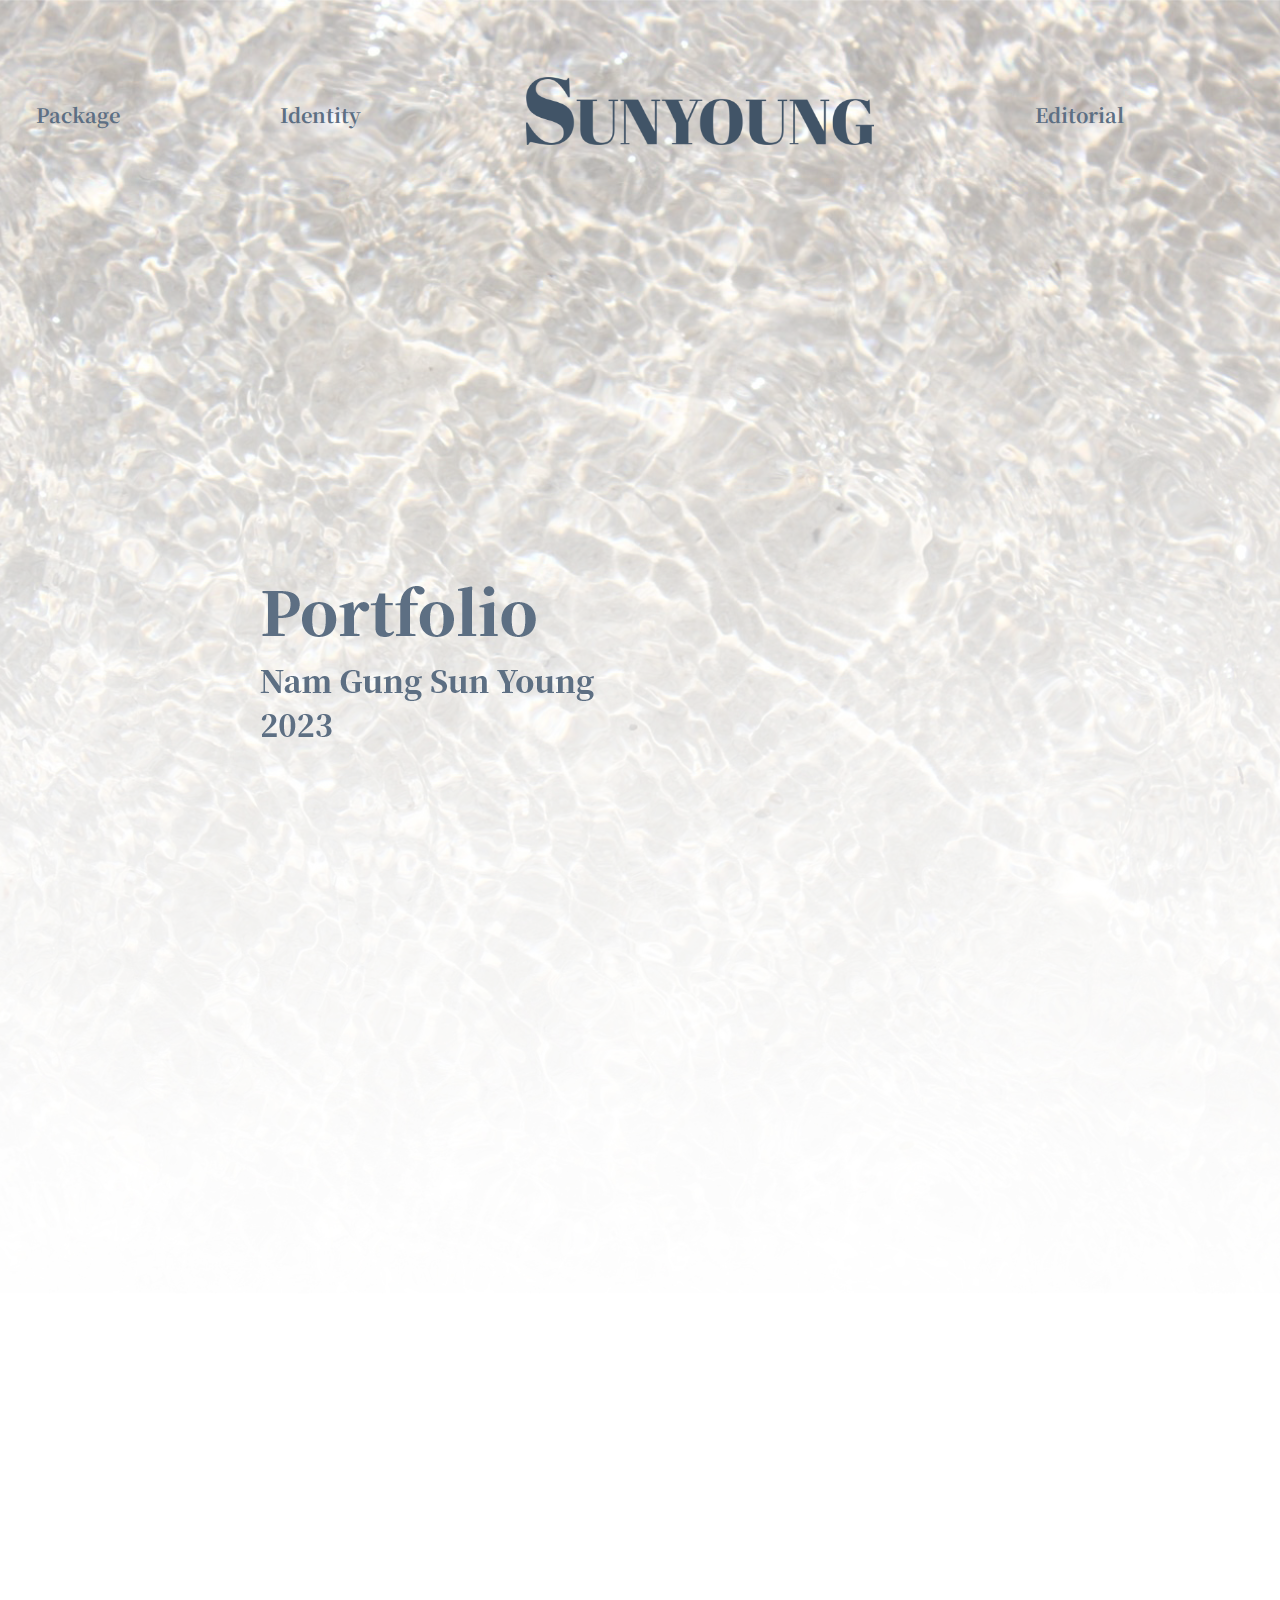
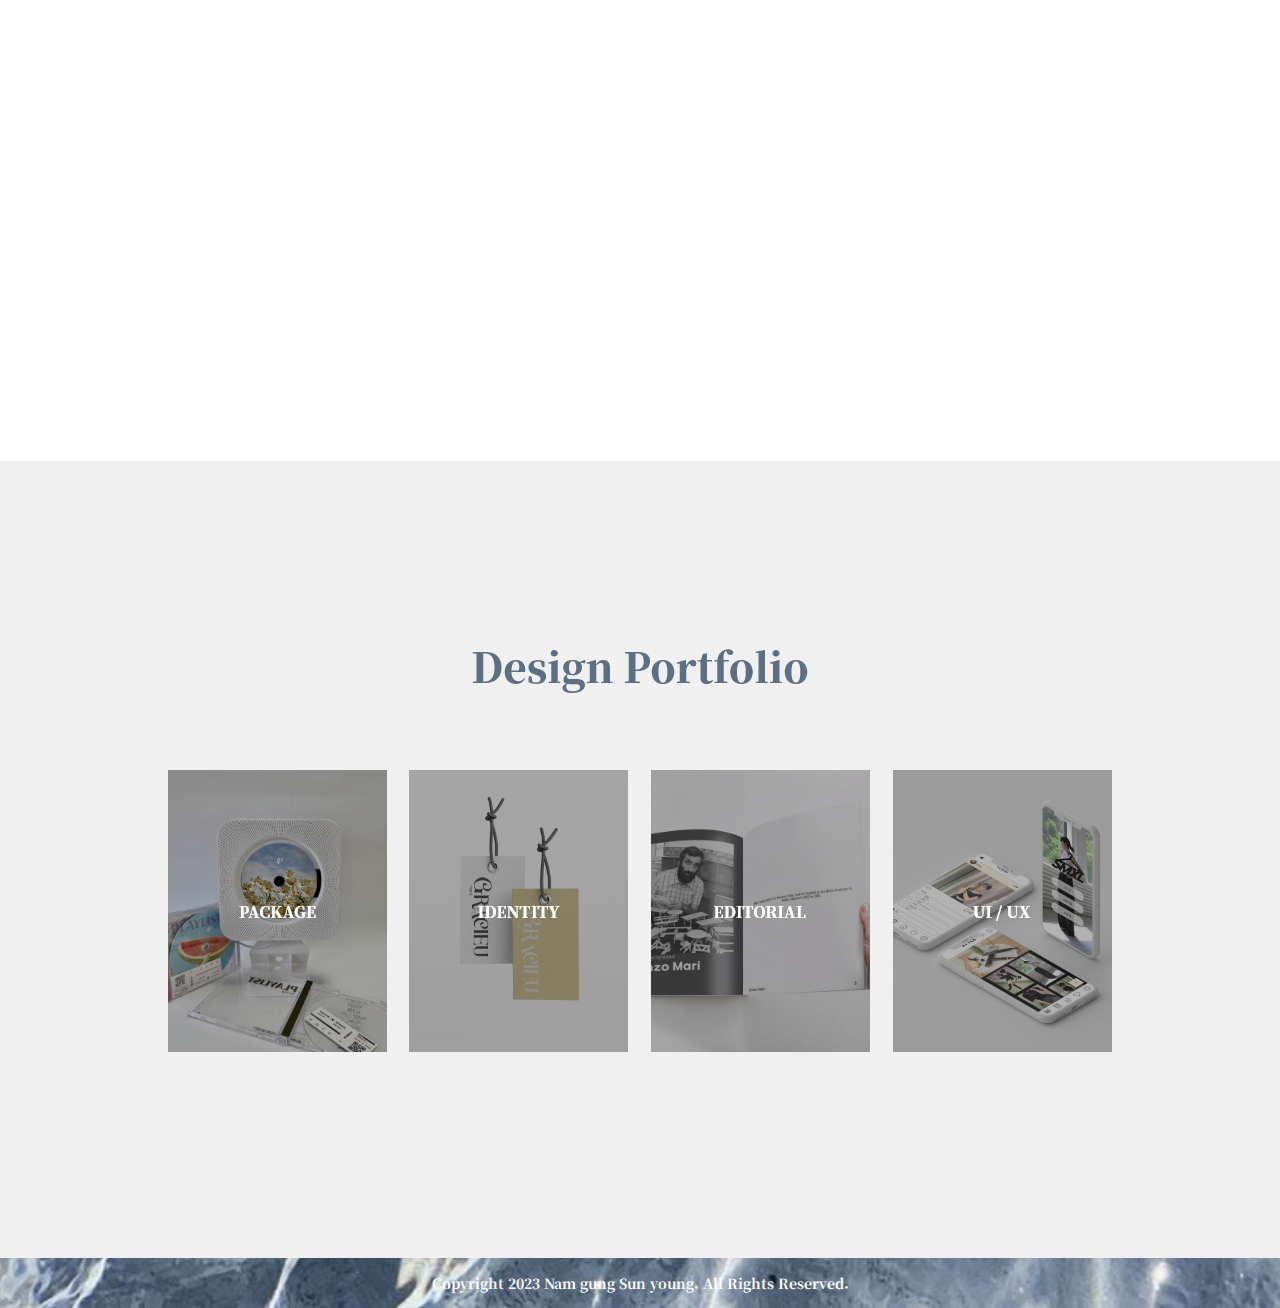
<file: index.html>
<!DOCTYPE html>
<html lang="ko">
<head>
    <meta charset="UTF-8">
    <meta http-equiv="X-UA-Compatible" content="IE=edge">
    <meta name="viewport" content="width=device-width, initial-scale=1.0">
    <title>SUN PORTFOLIO</title>
    <link rel="stylesheet" href="master.css">
    <link href="https://unpkg.com/aos@2.3.1/dist/aos.css" rel="stylesheet">

    <!--모바일로 이동하는 스크립트 시작-->
    <script type="text/javascript"> var UserAgent = navigator.userAgent; if (UserAgent.match(/iPhone|ipad|Android|Windows CE|BlackBerry|Symbian|Windows Phone|webOS|Opera Mini|Opera Mobi|POLARIS|IEMobile|lgtelecom|nokia|SonyEricsson/i) != null || UserAgent.match(/LG|SAMSUNG|Samsung/) != null) { location.href = "m_index.html"; }</script>
    <!--모바일로 이동하는 스크립트 끝-->
    
</head>
<body>
    <div class="mainwrap">
    <nav>
        <ul class="menubar">
            
            <li class="logo"><a href="index.html"><img src="img/logo.png" alt=""></a></li>
            
            <div class="menu">

                    <li class="menu01"><a href="sub01.html"> Package</a></li>
                    <li class="menu01"><a href="sub02.html"> Identity</a></li>

                <div class="menuright">
                    <li class="menu02"><a href="sub03.html"> Editorial</a></li>
                    <li class="menu02"><a href="sub04.html"> UI / UX</a></li>
                </div>    
            </div>
        </ul>
    </nav>
    <section>
            <div class="cont01" data-aos="fade-right"
            data-aos-anchor="#example-anchor"
            data-aos-offset="500"
            data-aos-duration="500">
                <img src="img/m_cont01.png">
                
            </div>
            <div class="cont02" data-aos="fade-up"
            data-aos-anchor-placement="top-bottom" data-aos-duration="2000">
                <img src="img/m_cont02.png">
            </div>
            <div class="cont03">
                <div class="main_01">
                    <img src="img/m_cont03.png">
                </div>    
                <ul class="main_02">
                    <li class="c01"><a href="sub01.html"><img src="img/c01.png" alt=""></a></li>
                    <li class="c02"><a href="sub02.html"><img src="img/c02.png" alt=""></a></li>
                    <li class="c03"><a href="sub03.html"><img src="img/c03.png" alt=""></a></li>
                    <li class="c04"><a href="sub04.html"><img src="img/c04.png" alt=""></a></li>
                </ul>
            </div>
    </section>
    </div>
    <footer>
        <div class="footer_txt">
            <p>Copyright 2023 Nam gung Sun young. All Rights Reserved.</p>
        </div>
    </div>
    </footer>
    <script src="https://unpkg.com/aos@2.3.1/dist/aos.js"></script>
    <script>
        AOS.init();
      </script>
</body>
</html>
</file>
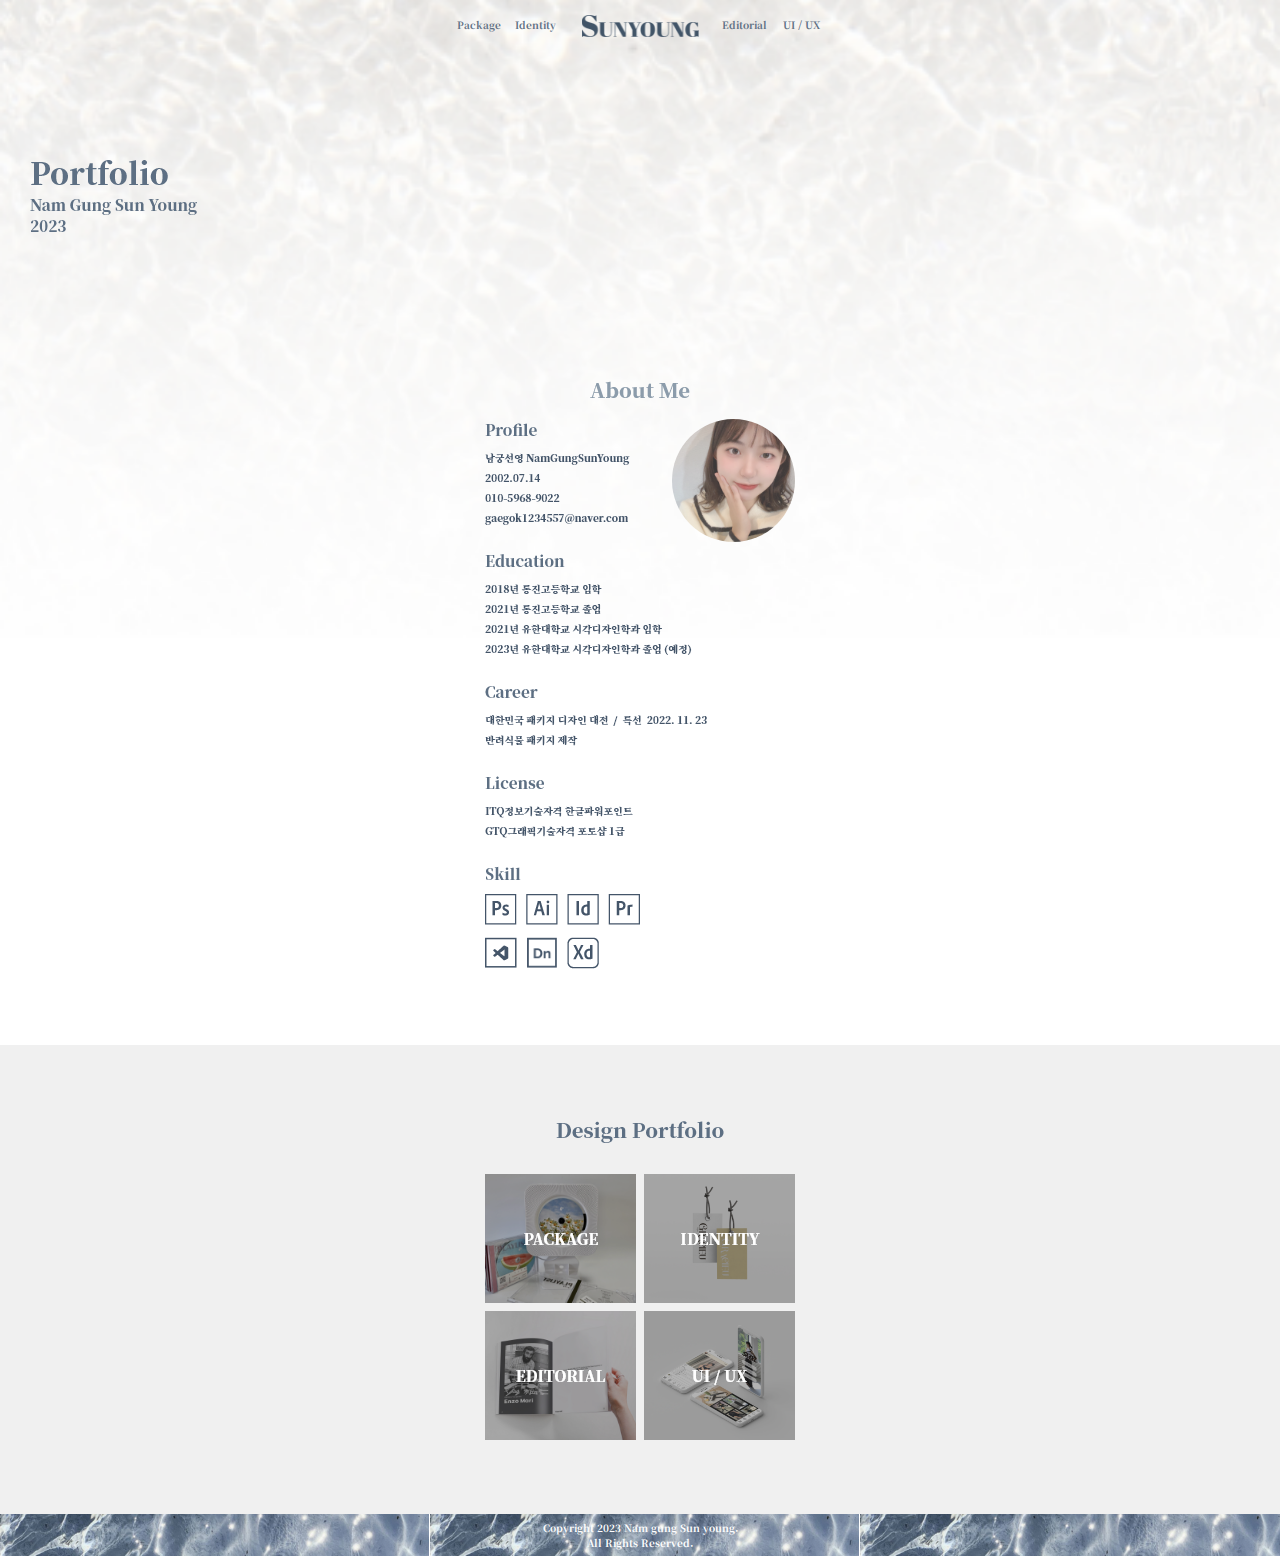
<file: m_index.html>
<!DOCTYPE html>
<html lang="ko">
<head>
    <meta charset="UTF-8">
    <meta http-equiv="X-UA-Compatible" content="IE=edge">
    <meta name="viewport" content="width=device-width, initial-scale=1.0">
    <title>SUN PORTFOLIO</title>
    <link rel="stylesheet" href="m_master.css">
    <link href="https://unpkg.com/aos@2.3.1/dist/aos.css" rel="stylesheet">
    
</head>
<body>
    <div class="mainwrap">
    <nav>
        <ul class="menubar">
            
            <li class="logo"><a href="m_index.html"><img src="img/i_logo.png" alt=""></a></li>
            
            <div class="menu">

                    <li class="menu01"><a href="m_sub01.html"> Package</a></li>
                    <li class="menu01"><a href="m_sub02.html"> Identity</a></li>

                <div class="menuright">
                    <li class="menu02"><a href="m_sub03.html"> Editorial</a></li>
                    <li class="menu02"><a href="m_sub04.html"> UI / UX</a></li>
                </div>    
            </div>
        </ul>
    </nav>
    <section>
            <div class="cont01" data-aos="fade-right"
            data-aos-anchor="#example-anchor"
            data-aos-offset="500"
            data-aos-duration="500">
                <img src="img/i_cont01.png">
                
            </div>
            <div class="cont02" data-aos="fade-up"
            data-aos-anchor-placement="top-bottom" data-aos-duration="2000">
                <img src="img/i_cont02.png">
            </div>
            <div class="cont03">
                <div class="main_01">
                    <img src="img/i_cont03.png">
                </div>    
                <ul class="main_02">
                    <li class="c01"><a href="m_sub01.html"><img src="img/i_co01.png" alt=""></a></li>
                    <li class="c02"><a href="m_sub02.html"><img src="img/i_co02.png" alt=""></a></li>
                </ul>

                <ul class="main_03">
                        <li class="c03"><a href="m_sub03.html"><img src="img/i_co03.png" alt=""></a></li>
                        <li class="c04"><a href="m_sub04.html"><img src="img/i_co04.png" alt=""></a></li>
                </ul>
            </div>
    </section>
    </div>
    <footer>
        <div class="footer_txt">
            <p>Copyright 2023 Nam gung Sun young. <br>
                All Rights Reserved.</p>
        </div>
    </div>
    </footer>
    <script src="https://unpkg.com/aos@2.3.1/dist/aos.js"></script>
    <script>
        AOS.init();
      </script>
</body>
</html>
</file>
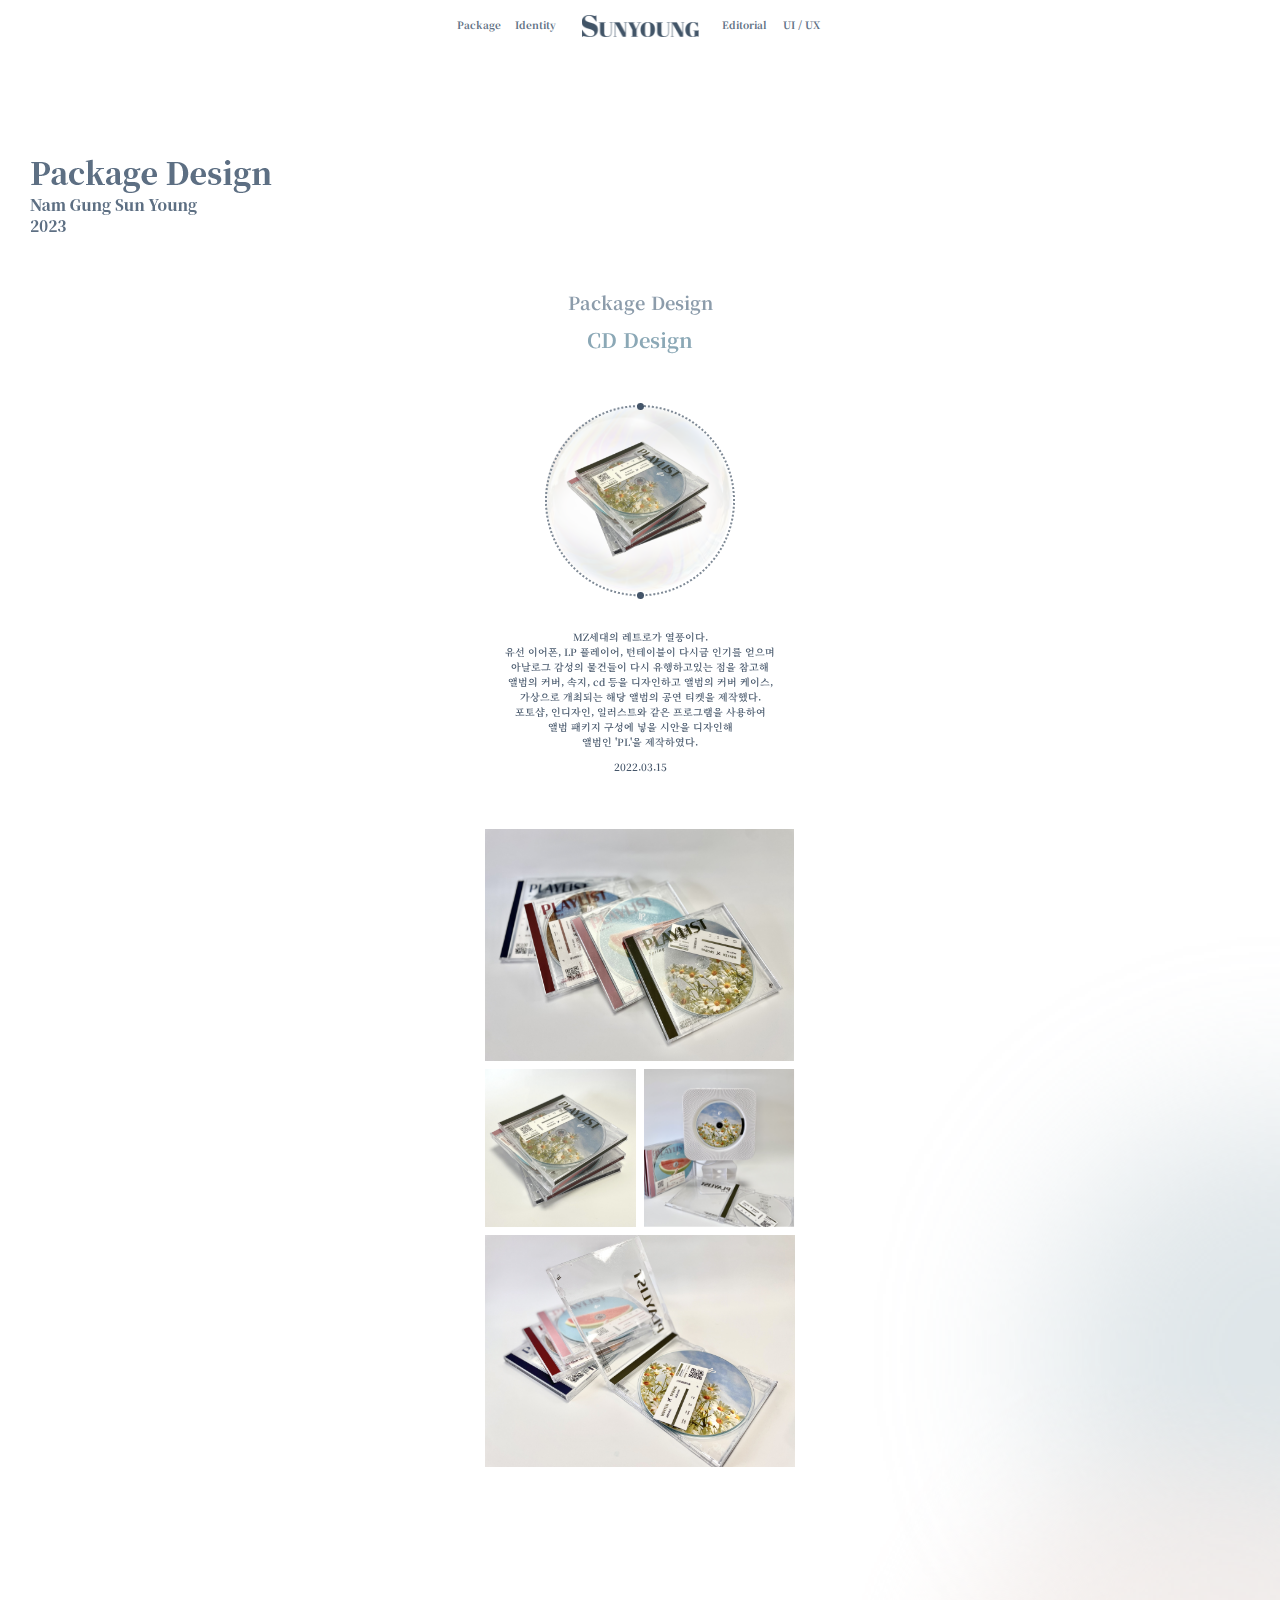
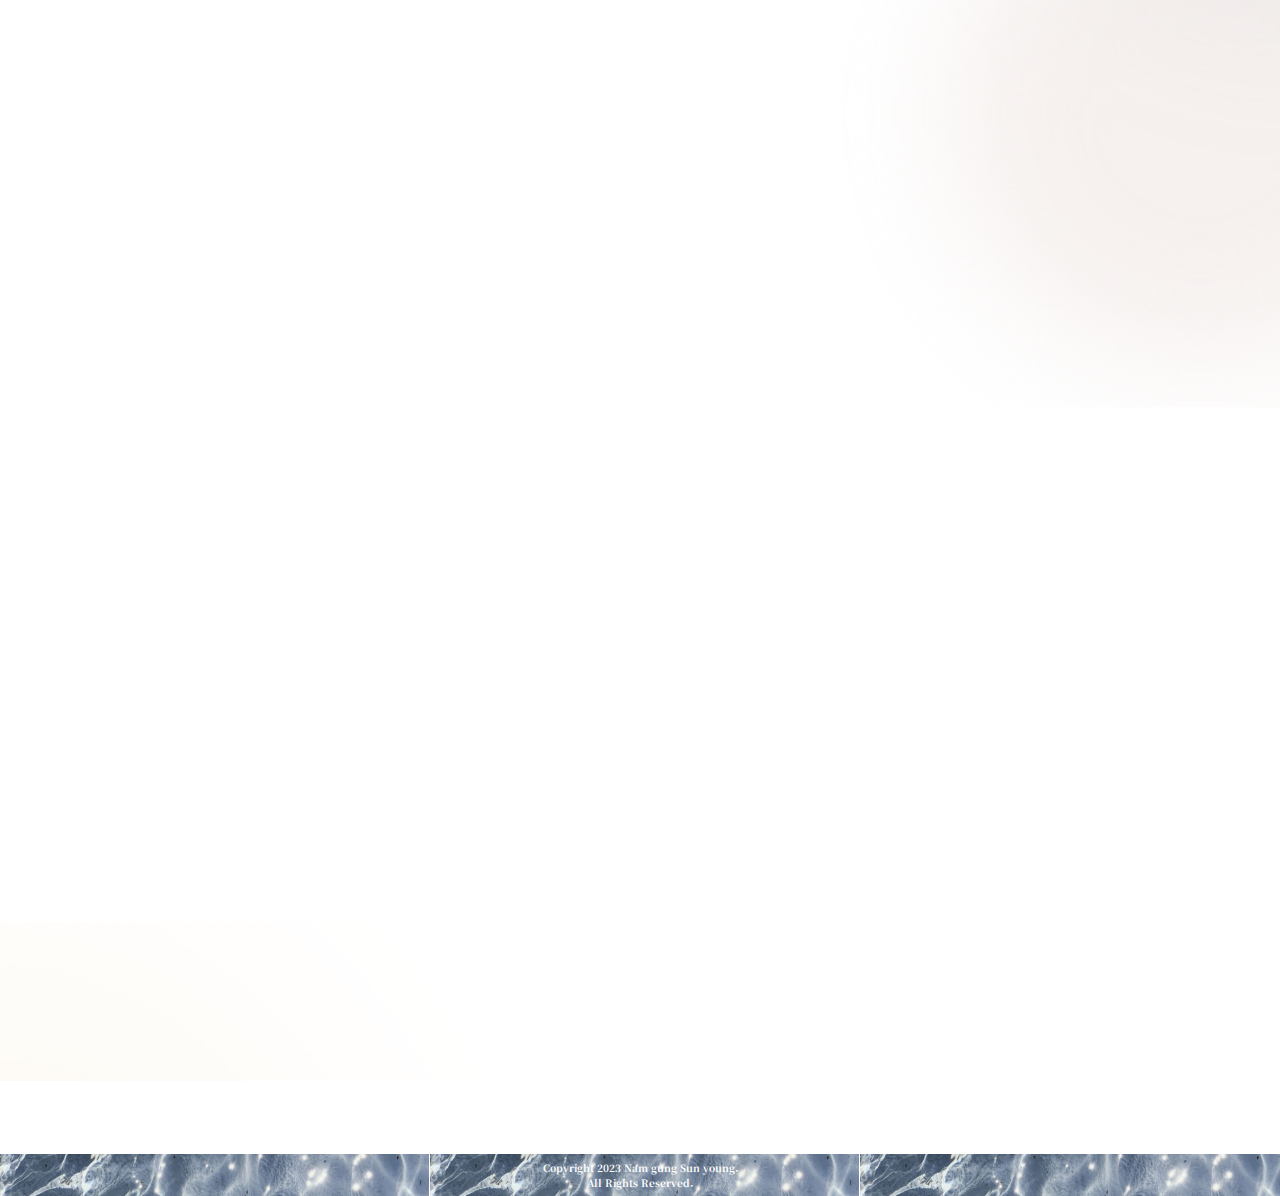
<file: m_sub01.html>
<!DOCTYPE html>
<html lang="ko">
<head>
    <meta charset="UTF-8">
    <meta http-equiv="X-UA-Compatible" content="IE=edge">
    <meta name="viewport" content="width=device-width, initial-scale=1.0">
    <title>SUN PORTFOLIO</title>
    <link rel="stylesheet" href="m_master.css">
    <link href="https://unpkg.com/aos@2.3.1/dist/aos.css" rel="stylesheet">
</head>
<body>
    <div class="sub01wrap">
        <nav>
            <ul class="menubar">
                
                <li class="logo"><a href="m_index.html"><img src="img/i_logo.png" alt=""></a></li>
            
                <div class="menu">

                         <li class="menu01"><a href="m_sub01.html"> Package</a></li>
                        <li class="menu01"><a href="m_sub02.html"> Identity</a></li>

                     <div class="menuright">
                        <li class="menu02"><a href="m_sub03.html"> Editorial</a></li>
                        <li class="menu02"><a href="m_sub04.html"> UI / UX</a></li>
                    </div>    
                </div>
            </ul>
        </nav>

         <section>
            <div class="sub01_cont01" data-aos="fade-right"
            data-aos-anchor="#example-anchor"
            data-aos-offset="500"
            data-aos-duration="500">
                <img src="img/i_sub01_c01.png">
            </div>
            <div class="sub01_cont02" data-aos="fade-down"
                data-aos-easing="linear"
                data-aos-duration="1500">
                <p class="sub01_t01">Package Design</p>
                <p class="sub01_t02">CD Design</p>
                <div class="sub01_im01">
                    <img src="img/i_sub01_c02.png">
                </div>
                <p class="sub01_t03">MZ세대의 레트로가 열풍이다.<br>
                    유선 이어폰, LP 플레이어, 턴테이블이 다시금 인기를 얻으며<br>
                    아날로그 감성의 물건들이 다시 유행하고있는 점을 참고해<br>
                    앨범의 커버, 속지, cd 등을 디자인하고 앨범의 커버 케이스,<br>
                    가상으로 개최되는 해당 앨범의 공연 티켓을 제작했다.<br>
                    포토샵, 인디자인, 일러스트와 같은 프로그램을 사용하여 <br>
                    앨범 패키지 구성에 넣을 시안을 디자인해<br>
                    앨범인 'PL'을 제작하였다.</p>
                <p class="sub01_t04">2022.03.15</p>
                <div class="sub01_im02">
                    <img src="img/i_sub01_c03.png">
                </div>
            </div>
            <div class="sub01_cont03" data-aos="fade-down"
                data-aos-easing="linear"
                data-aos-duration="1500">
                <p class="sub01_t05">반려화분 패키지 Design</p>
                <div class="sub01_im03">
                    <img src="img/i_sub01_c04.png">
                </div>
                <p class="sub01_t06">반려식물 패키지 디자인으로<br>
                    코로나19가 장기화 되면서 집에 머무는 시간이 길어진 탓에 <br>
                    집안에서 힐링할 수 있는 취미생활을 많이 찾고있다.<br>
                    동물과 정서적으로 의지하며 더불어 살아간다는 의미의 '반려동물'처럼<br>
                    '반려 식물'을 키우는 취미생활이 MZ세대 사이에서 유행하고 있어 <br>
                    반려 식물 패키지 디자인을 하였다.<br>
                    패키지의 내용물로는  화분 씨앗, 흙, 숟가락, 이름표로 구성이 되어있다.<br>
                    패키지를 절취선에 따라 자르면 두 개의 화분으로 활용할 수 있는 친환경적인 디자인이다.</p>
                <p class="sub01_t07">2022.11.22</p>
                <div class="sub01_im04">
                    <img src="img/i_sub01_c05.png">
                </div>
            </div>
        </section>
    </div>
    <footer>
        <div class="footer_txt">
            <p>Copyright 2023 Nam gung Sun young. <br>
                All Rights Reserved.</p>
        </div>
    </div>
    </footer>
    <script src="https://unpkg.com/aos@2.3.1/dist/aos.js"></script>
    <script>
        AOS.init();
      </script>
</body>
</html>
</file>
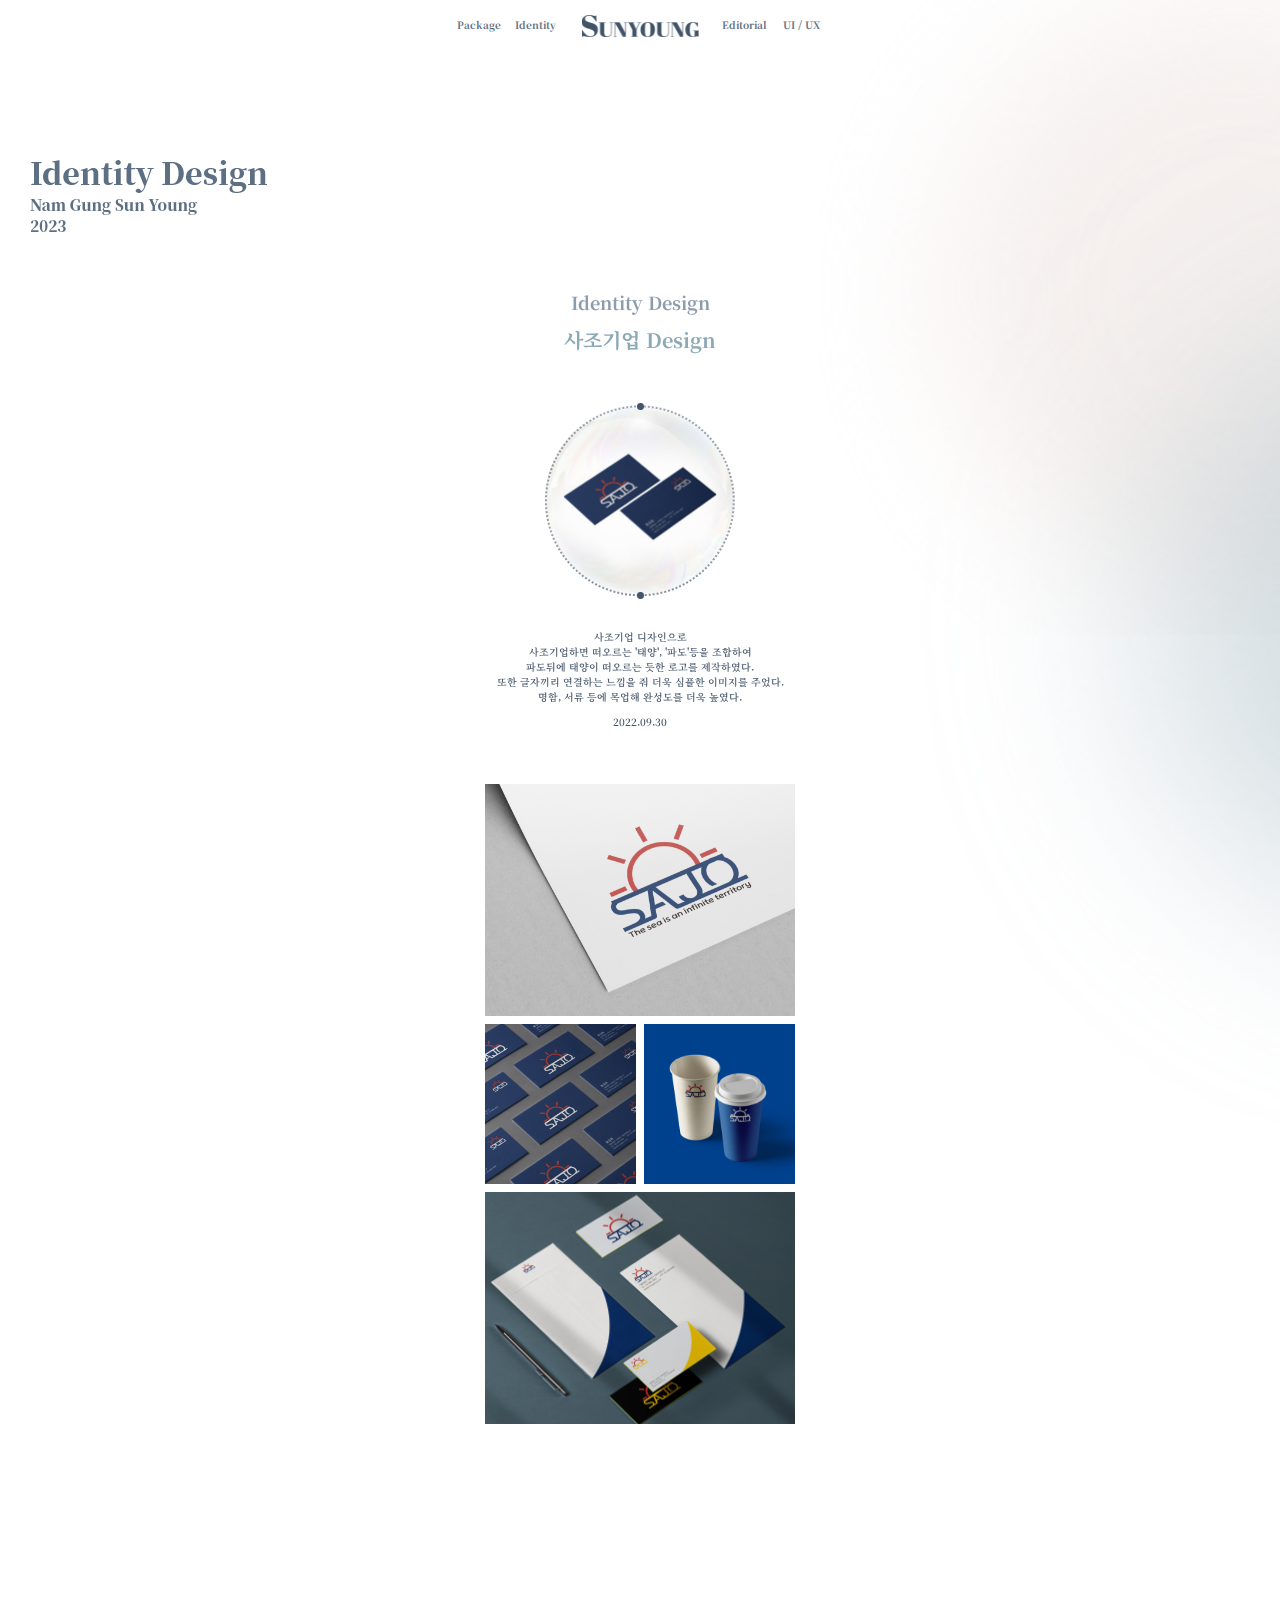
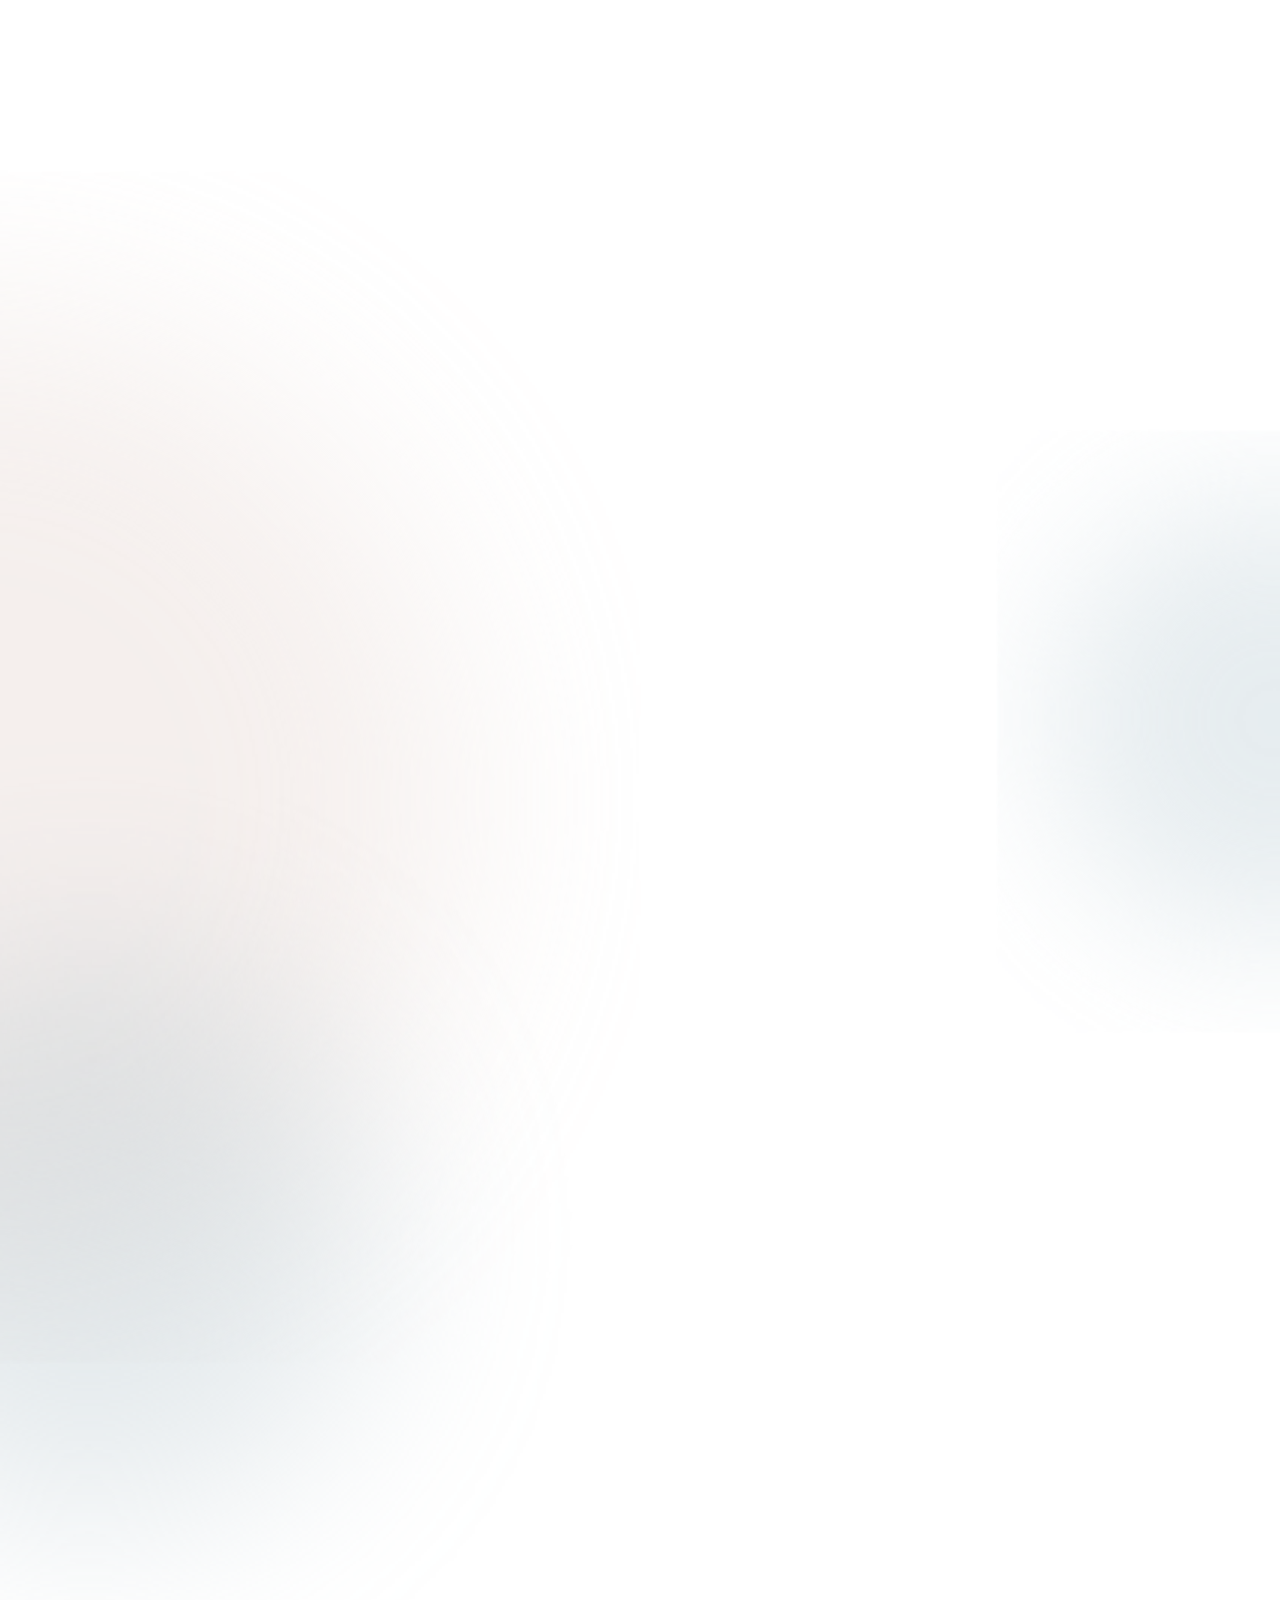
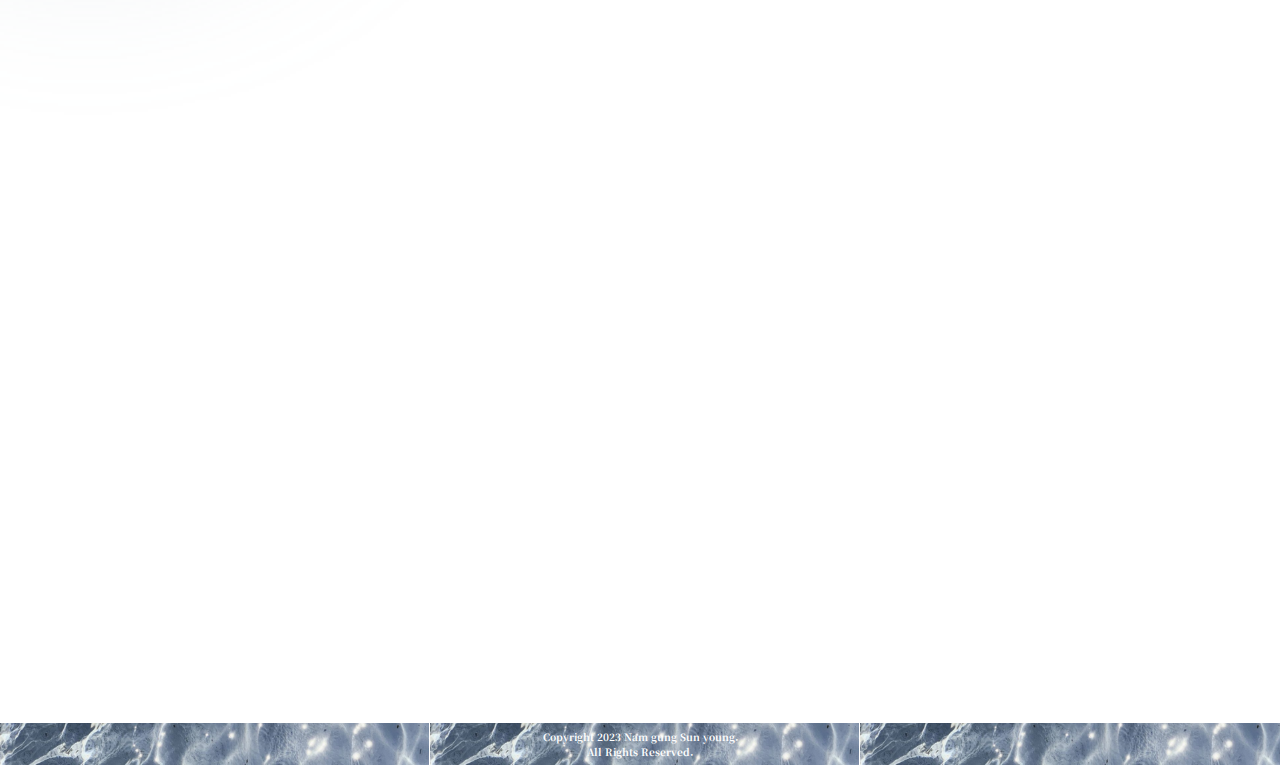
<file: m_sub02.html>
<!DOCTYPE html>
<html lang="ko">
<head>
    <meta charset="UTF-8">
    <meta http-equiv="X-UA-Compatible" content="IE=edge">
    <meta name="viewport" content="width=device-width, initial-scale=1.0">
    <title>SUN PORTFOLIO</title>
    <link rel="stylesheet" href="m_master.css">
    <link href="https://unpkg.com/aos@2.3.1/dist/aos.css" rel="stylesheet">
</head>
<body>
    <div class="sub02wrap">
        <nav>
            <ul class="menubar">
                
                <li class="logo"><a href="m_index.html"><img src="img/i_logo.png" alt=""></a></li>
                
                <div class="menu">
                
                        <li class="menu01"><a href="m_sub01.html"> Package</a></li>
                        <li class="menu01"><a href="m_sub02.html"> Identity</a></li>
                
                    <div class="menuright">
                        <li class="menu02"><a href="m_sub03.html"> Editorial</a></li>
                        <li class="menu02"><a href="m_sub04.html"> UI / UX</a></li>
                    </div>    
                </div>
            </ul>
        </nav>
    
        <section>
            <div class="wrap">
                <div class="sub02_cont01" data-aos="fade-right"
                data-aos-anchor="#example-anchor"
                data-aos-offset="500"
                data-aos-duration="500">
                    <img src="img/i_sub02_c01.png">
                </div>
                <div class="sub02_cont02" data-aos="fade-down"
                    data-aos-easing="linear"
                    data-aos-duration="1500">
                    <p class="sub02_t01">Identity Design</p>
                    <p class="sub02_t02">사조기업 Design</p>
                    <div class="sub02_im01">
                        <img src="img/i_sub02_c02.png">
                    </div>
                    <p class="sub02_t03">사조기업 디자인으로<br>
                        사조기업하면 떠오르는 '태양', '파도'등을 조합하여<br>
                        파도뒤에 태양이 떠오르는 듯한 로고를 제작하였다.<br>
                        또한 글자끼리 연결하는 느낌을 줘 더욱 심플한 이미지를 주었다.<br>
                        명함, 서류 등에 목업해 완성도를 더욱 높였다.</p>
                    <p class="sub02_t04">2022.09.30</p>
                    <div class="sub02_im02">
                        <img src="img/i_sub02_c03.png">
                    </div>
                
                </div>
                <div class="sub02_cont03" data-aos="fade-down"
                    data-aos-easing="linear"
                    data-aos-duration="1500">
                    <p class="sub02_t05">비건 화장품 Design</p>
                    <div class="sub02_im03">
                        <img src="img/i_sub02_c04.png">
                    </div>
                    <p class="sub02_t06">비건 화장품 로고 디자인으로<br>
                        동물실험을 하지않는 브랜드를 디자인하였다.<br>
                        자연적인 색을 사용하였고, 심플하고 귀여운 이미지를 주려고 하였다.<br>
                        브랜드 네임은 소중한 생명이라는 뜻으로<br>
                        동물들도 소중한 생명이라는 내용을 강조하려고 하며 네이밍 하였다.<br>
                        또한 심볼은 동물실험을 가장 많이 당하고 있는 토끼 아이콘을 넣어 제작하였다.</p>
                    <p class="sub02_t07">2021.12.14</p>
                    <div class="sub02_im04">
                        <img src="img/i_sub02_c05.png">
                    </div>
                </div>
            
                <div class="sub02_cont04" data-aos="fade-down"
                    data-aos-easing="linear"
                    data-aos-duration="1500">
                    <p class="sub02_t08">카페 브랜드 Design</p>
                    <div class="sub02_im05">
                        <img src="img/i_sub02_c06.png">
                    </div>
                    <p class="sub02_t09">카페 브랜드 로고 디자인으로<br>
                        우아하고 고급스러운 브랜드를 디자인 하였다.<br>
                        네이밍은 그라슈(gracieu)로 프랑스어로 우아하다는 뜻이다.<br>
                        주 타겟은 20대~40로 우아한 분위기에 자신도 우아해지는 느낌을 받게 되는 브랜드이다.<br>
                        로고는 'Bernardston Demo' 체를 사용하였고,<br>
                        컬러는 난색계열을 써 따뜻한 느낌을 받게 디자인 하였다.</p>
                    <p class="sub02_t10">2022.11.16</p>
                    <div class="sub02_im06">
                        <img src="img/i_sub02_c07.png">
                    </div>
                </div>
            </div>
        </section>
    </div>
    <footer>
        <div class="footer_txt">
            <p>Copyright 2023 Nam gung Sun young. <br>
                All Rights Reserved.</p>
        </div>
    </div>
    </footer>
    <script src="https://unpkg.com/aos@2.3.1/dist/aos.js"></script>
    <script>
        AOS.init();
      </script>
</body>
</html>
</file>
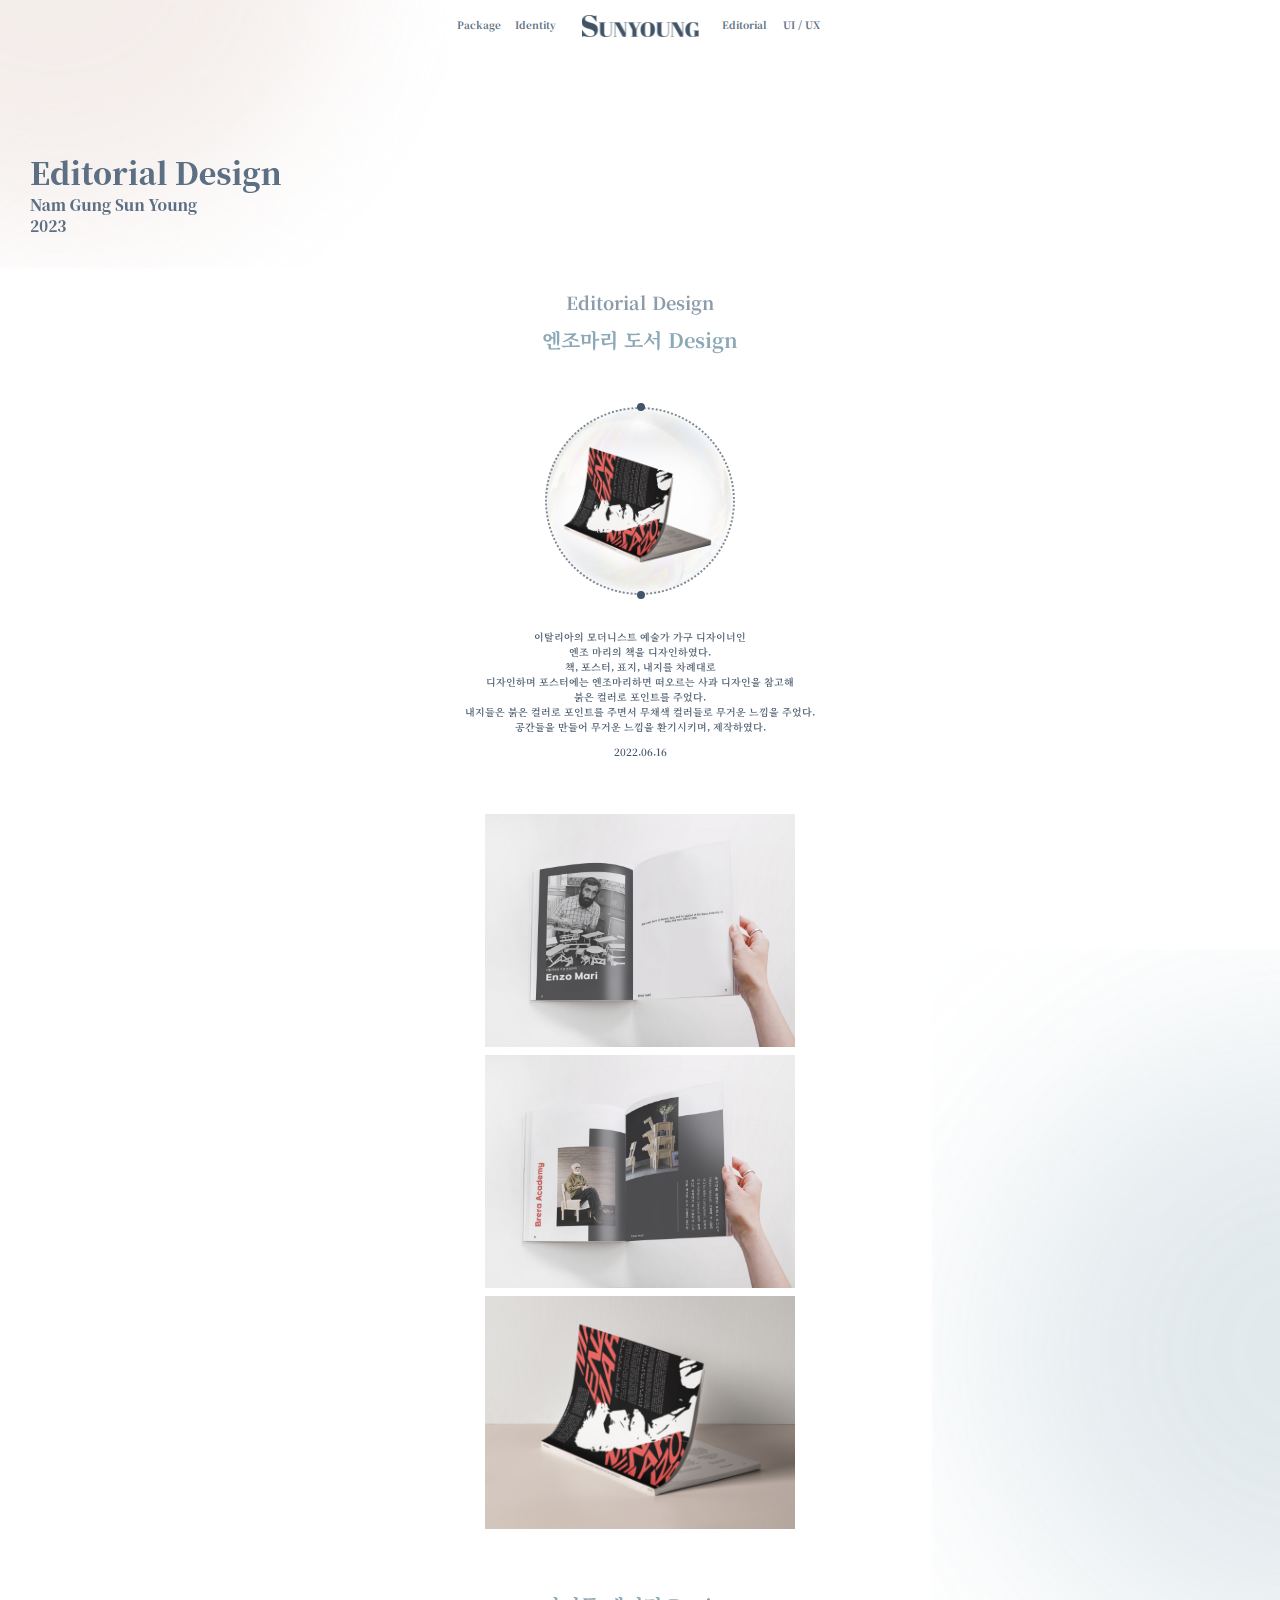
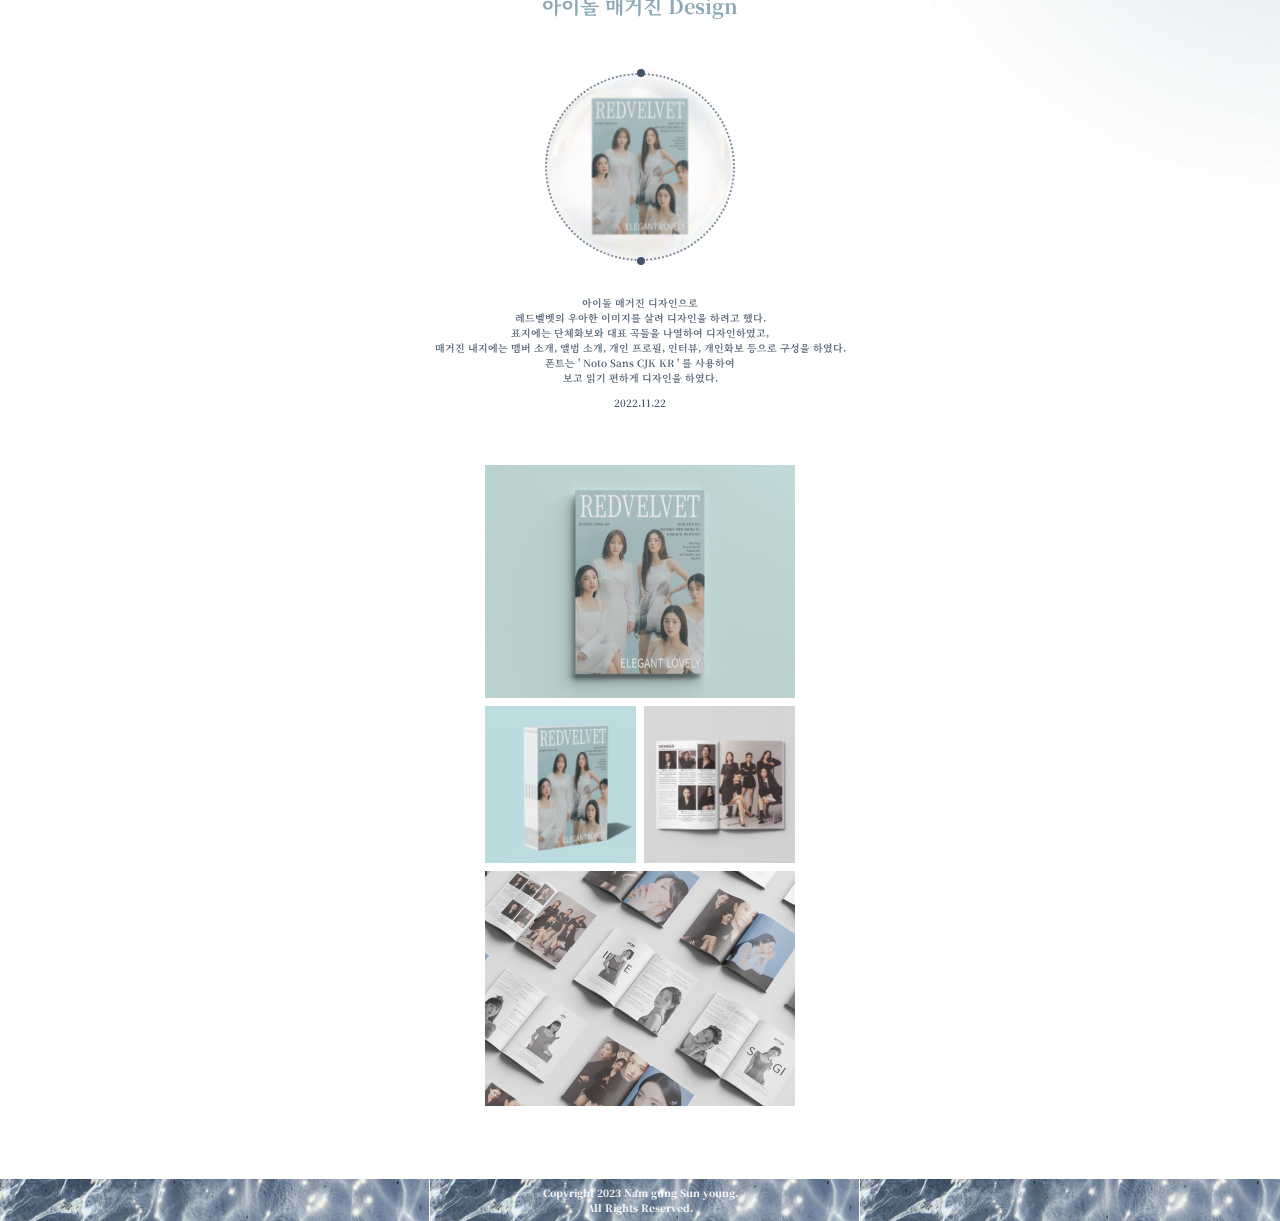
<file: m_sub03.html>
<!DOCTYPE html>
<html lang="ko">
<head>
    <meta charset="UTF-8">
    <meta http-equiv="X-UA-Compatible" content="IE=edge">
    <meta name="viewport" content="width=device-width, initial-scale=1.0">
    <title>SUN PORTFOLIO</title>
    <link rel="stylesheet" href="m_master.css">
    <link href="https://unpkg.com/aos@2.3.1/dist/aos.css" rel="stylesheet">
</head>
<body>
    <div class="sub03wrap">
        <nav>
            <ul class="menubar">
                
                <li class="logo"><a href="m_index.html"><img src="img/i_logo.png" alt=""></a></li>
                
                <div class="menu">
                
                        <li class="menu01"><a href="m_sub01.html"> Package</a></li>
                        <li class="menu01"><a href="m_sub02.html"> Identity</a></li>
                
                    <div class="menuright">
                        <li class="menu02"><a href="m_sub03.html"> Editorial</a></li>
                        <li class="menu02"><a href="m_sub04.html"> UI / UX</a></li>
                    </div>    
                </div>
            </ul>
        </nav>
    
        <section>
            <div class="wrap">
                <div class="sub03_cont01" data-aos="fade-right"
                data-aos-anchor="#example-anchor"
                data-aos-offset="500"
                data-aos-duration="500">
                    <img src="img/i_sub03_c01.png">
                </div>
                <div class="sub03_cont02" data-aos="fade-down"
                    data-aos-easing="linear"
                    data-aos-duration="1500">
                    <p class="sub03_t01">Editorial Design</p>
                    <p class="sub03_t02">엔조마리 도서 Design</p>
                    <div class="sub03_im01">
                        <img src="img/i_sub03_c02.png">
                    </div>
                    <p class="sub03_t03">이탈리아의 모더니스트 예술가 가구 디자이너인<br>
                        엔조 마리의 책을 디자인하였다.<br>
                        책, 포스터, 표지, 내지를 차례대로<br>
                        디자인하며 포스터에는 엔조마리하면 떠오르는 사과 디자인을 참고해 <br>
                        붉은 컬러로 포인트를 주었다.<br>
                        내지들은 붉은 컬러로 포인트를 주면서 무채색 컬러들로 무거운 느낌을 주었다.<br>
                        공간들을 만들어 무거운 느낌을 환기시키며, 제작하였다.</p>
                    <p class="sub03_t04">2022.06.16</p>
                    <div class="sub03_im02">
                        <img src="img/i_sub03_c03.png">
                    </div>
                
                </div>
                <div class="sub03_cont03" data-aos="fade-down"
                    data-aos-easing="linear"
                    data-aos-duration="1500">
                    <p class="sub03_t05">아이돌 매거진 Design</p>
                    <div class="sub03_im03">
                        <img src="img/i_sub03_c04.png">
                    </div>
                    <p class="sub03_t06">아이돌 매거진 디자인으로<br>
                        레드벨벳의 우아한 이미지를 살려 디자인을 하려고 했다.<br>
                        표지에는 단체화보와 대표 곡들을 나열하여 디자인하였고,<br>
                        매거진 내지에는 맴버 소개, 앨범 소개, 개인 프로필, 인터뷰, 개인화보 등으로 구성을 하였다.<br>
                         폰트는 ' Noto Sans CJK KR ' 를 사용하여<br>
                        보고 읽기 편하게 디자인을 하였다.</p>
                    <p class="sub03_t07">2022.11.22</p>
                    <div class="sub03_im04">
                        <img src="img/i_sub03_c05.png">
                    </div>
                </div>
            </div>
        </section>
    </div>
    <footer>
        <div class="footer_txt">
            <p>Copyright 2023 Nam gung Sun young. <br>
                All Rights Reserved.</p>
        </div>
    </div>
    </footer>
    <script src="https://unpkg.com/aos@2.3.1/dist/aos.js"></script>
    <script>
        AOS.init();
      </script>
</body>
</html>
</file>
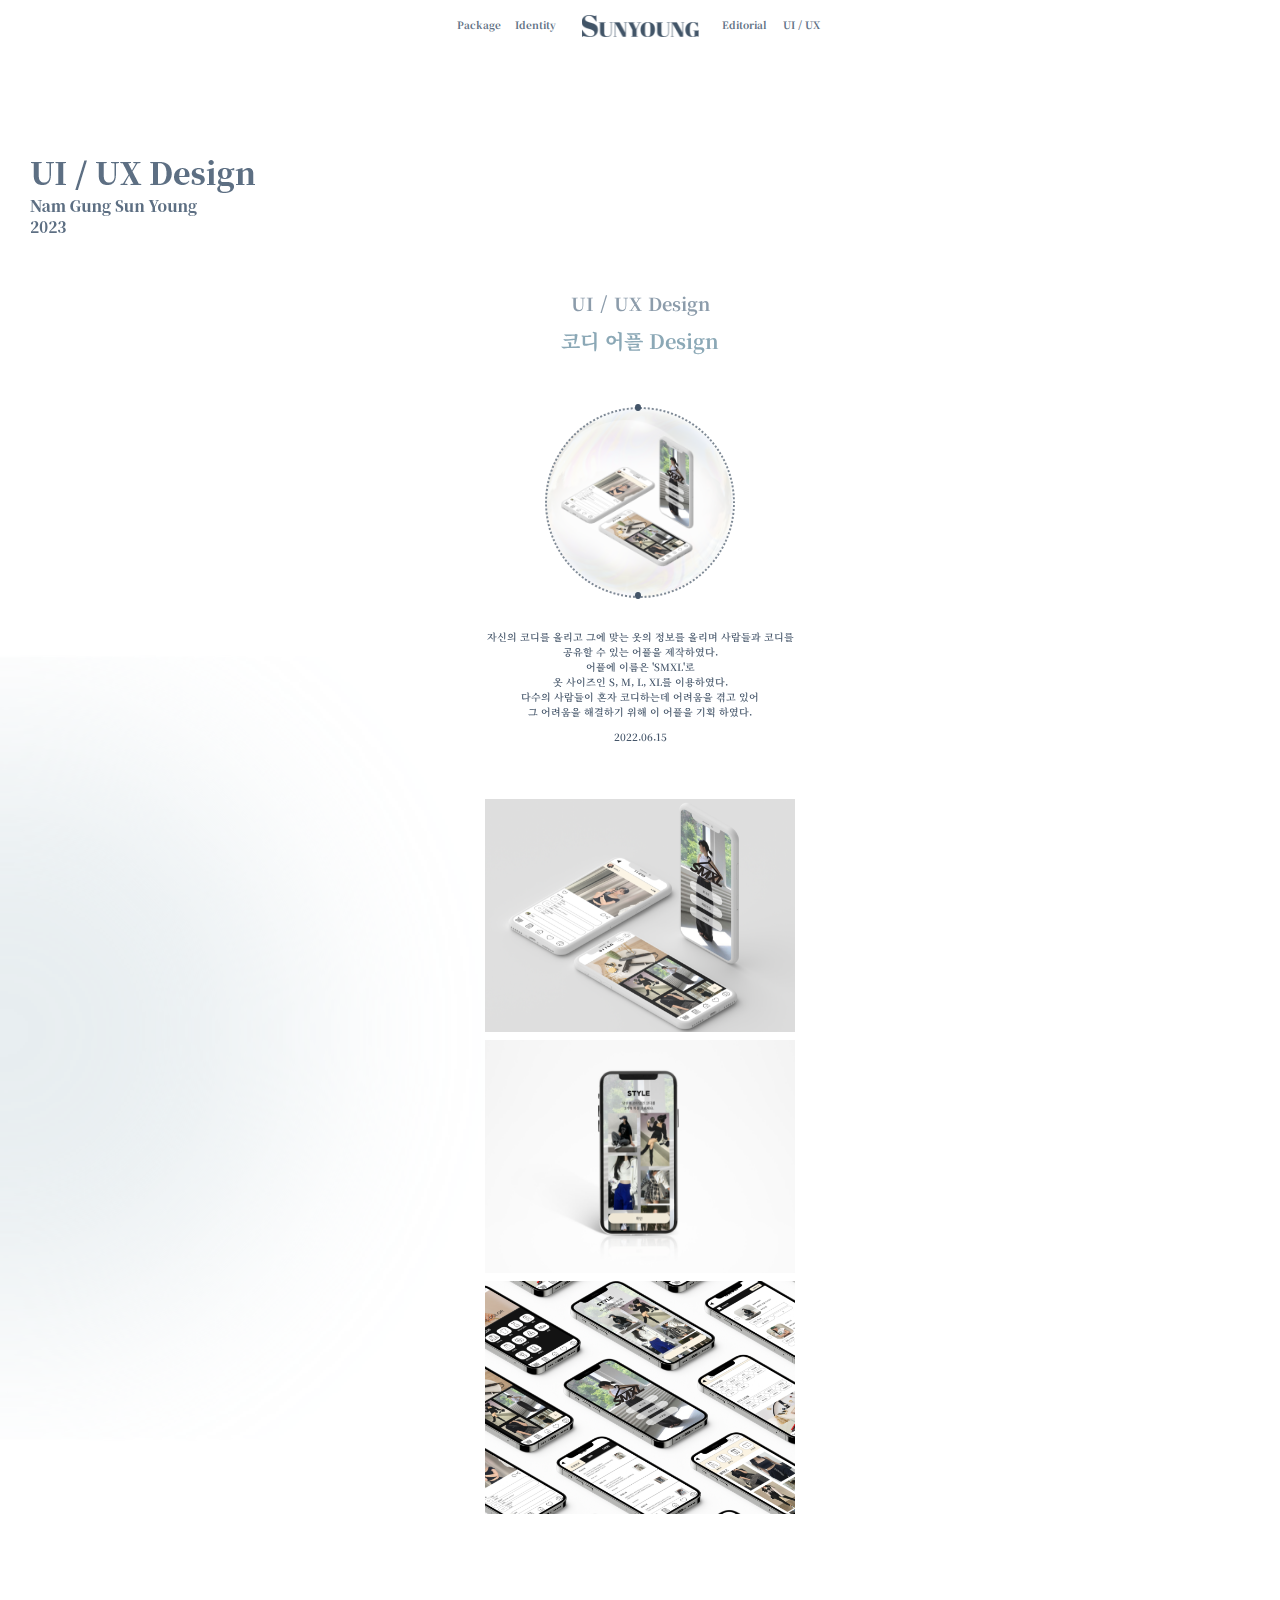
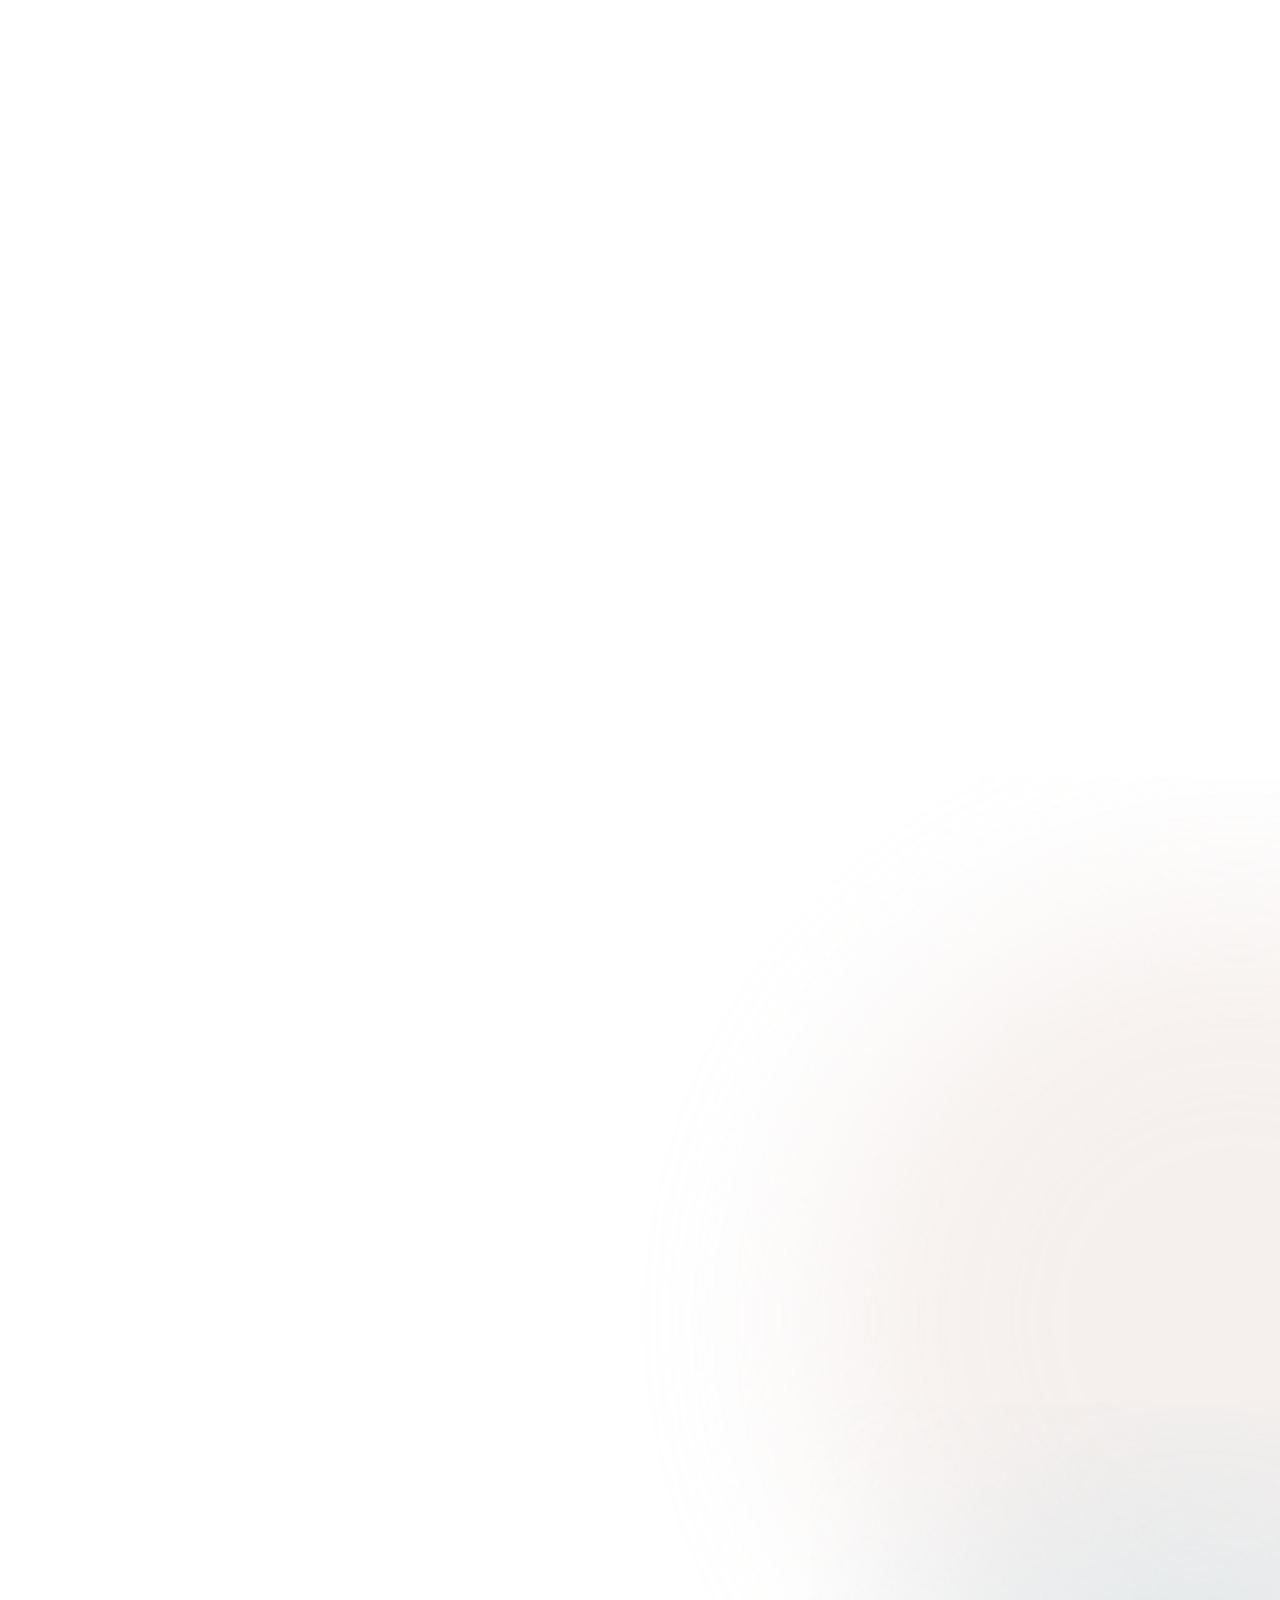
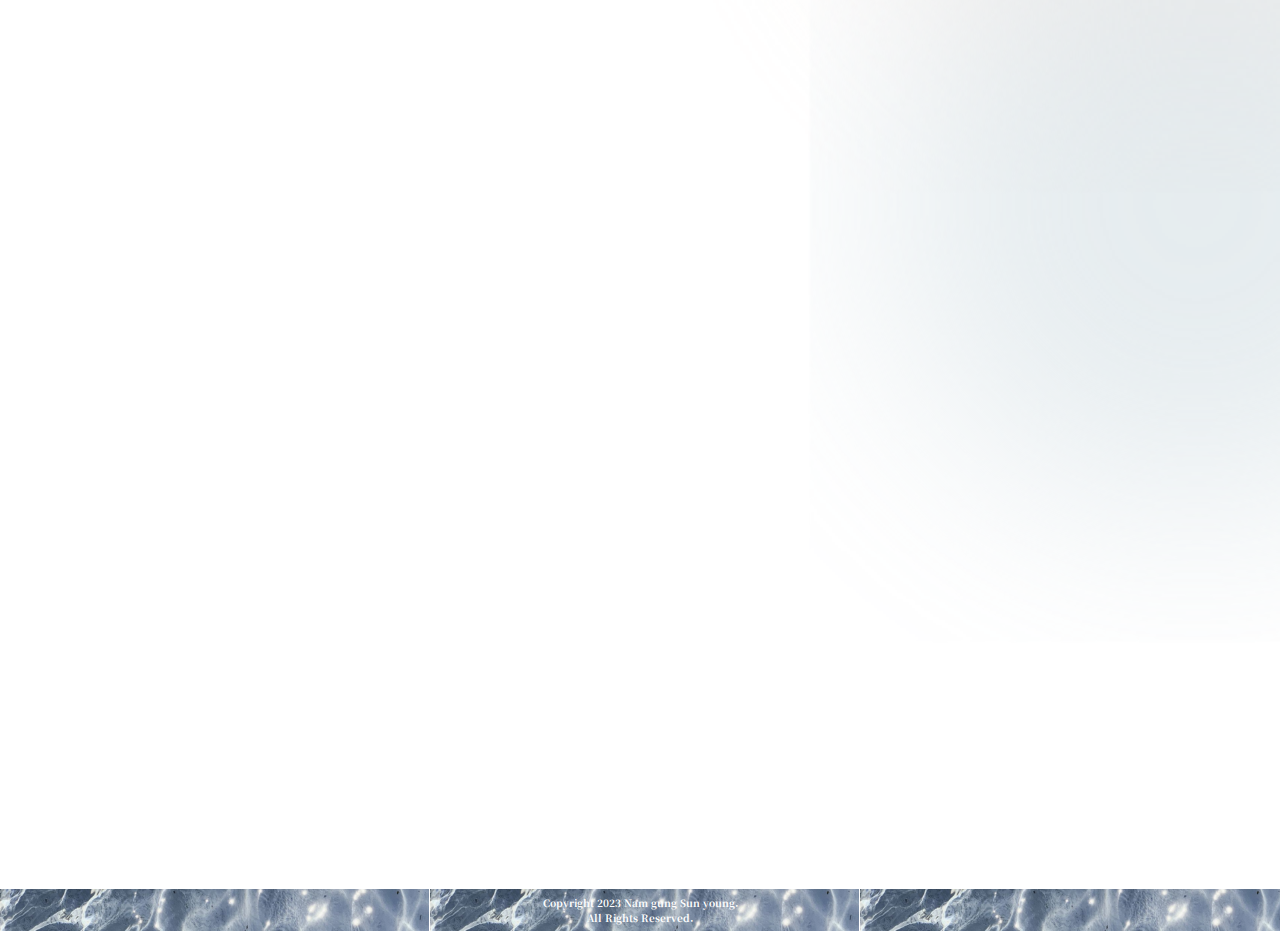
<file: m_sub04.html>
<!DOCTYPE html>
<html lang="ko">
<head>
    <meta charset="UTF-8">
    <meta http-equiv="X-UA-Compatible" content="IE=edge">
    <meta name="viewport" content="width=device-width, initial-scale=1.0">
    <title>SUN PORTFOLIO</title>
    <link rel="stylesheet" href="m_master.css">
    <link href="https://unpkg.com/aos@2.3.1/dist/aos.css" rel="stylesheet">
</head>
<body>
    <div class="sub04wrap">
        <nav>
            <ul class="menubar">

                <li class="logo"><a href="m_index.html"><img src="img/i_logo.png" alt=""></a></li>

                <div class="menu">

                        <li class="menu01"><a href="m_sub01.html"> Package</a></li>
                        <li class="menu01"><a href="m_sub02.html"> Identity</a></li>

                    <div class="menuright">
                        <li class="menu02"><a href="m_sub03.html"> Editorial</a></li>
                        <li class="menu02"><a href="m_sub04.html"> UI / UX</a></li>
                    </div>    
                </div>
            </ul>
        </nav>

        <section>
            <div class="wrap">
                <div class="sub04_cont01" data-aos="fade-right"
                data-aos-anchor="#example-anchor"
                data-aos-offset="500"
                data-aos-duration="500">
                    <img src="img/i_sub04_c01.png">
                </div>
                <div class="sub04_cont02" data-aos="fade-down"
                    data-aos-easing="linear"
                    data-aos-duration="1500">
                    <p class="sub04_t01">UI / UX Design</p>
                    <p class="sub04_t02">코디 어플 Design</p>
                    <div class="sub04_im01">
                        <img src="img/i_sub04_c02.png">
                    </div>
                    <p class="sub04_t03">자신의 코디를 올리고 그에 맞는 옷의 정보를 올리며 사람들과 코디를<br>
                        공유할 수 있는 어플을 제작하였다.<br>
                        어플에 이름은 'SMXL'로<br>
                        옷 사이즈인 S, M, L, XL를 이용하였다.<br>
                        다수의 사람들이 혼자 코디하는데 어려움을 겪고 있어<br>
                        그 어려움을 해결하기 위해 이 어플을 기획 하였다.</p>
                    <p class="sub04_t04">2022.06.15</p>
                    <div class="sub04_im02">
                        <img src="img/i_sub04_c03.png">
                    </div>

                </div>
                <div class="sub04_cont03" data-aos="fade-down"
                    data-aos-easing="linear"
                    data-aos-duration="1500">
                    <p class="sub04_t05">우유 사이트 웹 Design</p>
                    <div class="sub04_im03">
                        <img src="img/i_sub04_c04.png">
                    </div>
                    <p class="sub04_t06">우유 사이트 웹 디자인으로<br>
                        패키지는 우유하면 떠오르는 시원한 색감인 파란 계열을 사용하였다.<br>
                        또한 로고는 소 아이콘을 넣어 심플하면서 귀여운 이미지를 주었다.<br>
                        폰트 또한 시선을 사로잡을 수 있는 귀여운 느낌에 두꺼운 폰트를 사용하였다.<br>
                        또한 웹사이트는 패키지의 이미지, 사용한 컬러, 폰트 등을<br>
                        넣어 정보를 한눈에 확인할 수 있게 제작 하였다.</p>
                    <p class="sub04_t07">2022.06.09</p>
                    <div class="sub04_im04">
                        <img src="img/i_sub04_c05.png">
                    </div>
                </div>

                <div class="sub04_cont04" data-aos="fade-down"
                    data-aos-easing="linear"
                    data-aos-duration="1500">
                    <p class="sub04_t08">주차 어플 Design</p>
                    <div class="sub04_im05">
                        <img src="img/i_sub04_c06.png">
                    </div>
                    <p class="sub04_t09">주차 어플 디자인으로<br>
                        주차를 할 때 주차 자리 확인과 자리 확보에 어려움을 느끼던 사람들이<br>
                        불편함을 해소할 수 있게 어플을 기획하게 되었다.<br>
                        네이밍은 P.Zone으로 Packing과 Zone의 합성어다.<br>
                        컬러는 푸른계열로 눈에 띄는 컬러를 선정하였다.<br>
                        또한, 주차자리 확인, 자리예약, 할인, 주차장 공유 서비스를 넣어 디자인 하였다.</p>
                    <p class="sub04_t10">2022.12.07</p>
                    <div class="sub04_im06">
                        <img src="img/i_sub04_c07.png">
                    </div>
                </div>
            </div>
        </section>
    </div>
    <footer>
        <div class="footer_txt">
            <p>Copyright 2023 Nam gung Sun young. <br>
                All Rights Reserved.</p>
        </div>
    </div>
    </footer>
    <script src="https://unpkg.com/aos@2.3.1/dist/aos.js"></script>
    <script>
        AOS.init();
      </script>
</body>
</html>
</file>
<file: master.css>
@import url('https://fonts.googleapis.com/css2?family=Noto+Serif+KR:wght@200;300;400;500;600;700;900&display=swap');

*{
    margin: 0;
    padding: 0;
    text-decoration: none;
    list-style-type: none;
}


/**---메인 배경이미지 적용---**/
.mainwrap{
    width:100%;
    background-image: url(img/bg01.png);
    background-size: cover;
    background-position: center;
}



/**---서브01 배경이미지 적용---**/
.sub01wrap{
    width:100%;
    background-image: url(img/bg02.png);
    background-size: cover;
    background-position: center;
}

/**---서브02 배경이미지 적용---**/
.sub02wrap{
    width:100%;
    background-image: url(img/bg03.png);
    background-size: cover;
    background-position: center;
}

/**---서브03 배경이미지 적용---**/
.sub03wrap{
    width:100%;
    background-image: url(img/bg04.png);
    background-size: cover;
    background-position: center;
}

/**---서브04 배경이미지 적용---**/
.sub04wrap{
    width:100%;
    background-image: url(img/bg05.png);
    background-size: cover;
    background-position: center;
}




/**---푸터 적용---**/
footer{
    width: 100%;
    height: 50px;
    background-image: url('img/footer.png');
}

.footer_txt{
    font-family: 'Noto Serif KR', serif;
    font-size: 14PX;
    font-weight: bold;
    color:#ffffff;
    display: flex;
    justify-content: center;
    padding-top: 15px;
}

/**----네비게이션 적용----**/

nav{
    width: 100%;
    height: 220px;
    border: 0px solid green;
}

.menubar{
    display: flex;
    width:1400px;
    border: 0px solid green;
    margin: 0 auto;
    position:relative;
    top: 77px;
}

.logo{
    margin: 0 auto;
}

.menu{
    margin-top: 23px;
    display: flex;
    position: absolute;
}

.menu01{
    width:155px;
    height:30px;
    margin-right: 88px;
    text-align: center;
}

.menu01 > a{
    font-family: 'Noto Serif KR', serif;
    font-size: 20PX;
    color:#5D6F83;
    font-weight: bold;
}

.menu01 > a:hover{
    color: #2c2c2c;
    font-weight: 700;
}

.menuright{

    display: flex;
    position: absolute;
    left:1002px;
}

.menu02{
    width:155px;
    height:30px;
    margin-right: 88px;
    text-align: center;
}

.menu02 > a{
    color:#5D6F83;
    font-family: 'Noto Serif KR', serif;
    font-size: 20PX;
    font-weight: bold;
}

.menu02 > a:hover{
    color: #2c2c2c;
    font-weight: 700;
}

.cont01{
    width: 100%;
    margin-top: 347px;
    margin-left: 260px;
}

.cont02{
    width: 100%;
    margin-top: 587px;
    display: flex;
    justify-content: center;
    align-items: center;
}

.cont03{
    width: 100%;
    height: 797px;
    background-color: #F0F0F0;
    margin-top: 201.3px;
}

.main_01{
    width: 100%;
    padding-top: 176px;
    display: flex;
    justify-content: center;
}

.main_02{
    width: 972px;
    display: flex;
    justify-content: center;
    padding-top: 76px;
    margin: 0 auto;
}

.c02{
    margin-left: 22px;
}

.c03{
    margin-left: 22px;
}

.c04{
    margin-left: 22px;
}



/**---서브01--**/

.sub01_cont01{
    width: 100%;
    margin-top: 347px;
    margin-left: 260px;
}

.sub01_t01{
    font-family: 'Noto Serif KR', serif;
    font-size: 30PX;
    font-weight: bold;
    color:#8C9CAB;
    display: flex;
    justify-content: center;
    padding-top: 584px;
}

.sub01_t02{
    font-family: 'Noto Serif KR', serif;
    font-size: 40PX;
    font-weight: bold;
    color:#8BA8B6;
    display: flex;
    justify-content: center;
    padding-top: 92px;
}

.sub01_im01{
    width: 100%;
    margin-top: 92px;
    display: flex;
    justify-content: center;
    align-items: center;
}

.sub01_t03{
    font-family: 'Noto Serif KR', serif;
    font-size: 16PX;
    font-weight: 600;
    color:#445569;
    display: flex;
    justify-content: center;
    padding-top: 92px;
    text-align: center;
}

.sub01_t04{
    font-family: 'Noto Serif KR', serif;
    font-size: 15PX;
    font-weight: 600;
    color:#445569;
    display: flex;
    justify-content: center;
    padding-top: 40px;
}

.sub01_im02{
    width: 100%;
    margin-top: 256px;
    display: flex;
    justify-content: center;
    align-items: center;
}

.sub01_t05{
    font-family: 'Noto Serif KR', serif;
    font-size: 40PX;
    font-weight: bold;
    color:#8BA8B6;
    display: flex;
    justify-content: center;
    padding-top: 251px;
}

.sub01_im03{
    width: 100%;
    margin-top: 92px;
    display: flex;
    justify-content: center;
    align-items: center;
}

.sub01_t06{
    font-family: 'Noto Serif KR', serif;
    font-size: 16PX;
    font-weight: 600;
    color:#445569;
    display: flex;
    justify-content: center;
    padding-top: 92px;
    text-align: center;
}

.sub01_t07{
    font-family: 'Noto Serif KR', serif;
    font-size: 15PX;
    font-weight: 600;
    color:#445569;
    display: flex;
    justify-content: center;
    padding-top: 40px;
}

.sub01_im04{
    width: 100%;
    margin-top: 256px;
    display: flex;
    justify-content: center;
    align-items: center;
    margin-bottom: 589px;
}



/**---서브02---**/
.sub02_cont01{
    width: 100%;
    margin-top: 347px;
    margin-left: 260px;
}

.sub02_t01{
    font-family: 'Noto Serif KR', serif;
    font-size: 30PX;
    font-weight: bold;
    color:#8C9CAB;
    display: flex;
    justify-content: center;
    padding-top: 584px;
}

.sub02_t02{
    font-family: 'Noto Serif KR', serif;
    font-size: 40PX;
    font-weight: bold;
    color:#8BA8B6;
    display: flex;
    justify-content: center;
    padding-top: 92px;
}

.sub02_im01{
    width: 100%;
    margin-top: 92px;
    display: flex;
    justify-content: center;
    align-items: center;
}

.sub02_t03{
    font-family: 'Noto Serif KR', serif;
    font-size: 16PX;
    font-weight: 600;
    color:#445569;
    display: flex;
    justify-content: center;
    padding-top: 92px;
    text-align: center;
}

.sub02_t04{
    font-family: 'Noto Serif KR', serif;
    font-size: 15PX;
    font-weight: 600;
    color:#445569;
    display: flex;
    justify-content: center;
    padding-top: 40px;
}

.sub02_im02{
    width: 100%;
    margin-top: 256px;
    display: flex;
    justify-content: center;
    align-items: center;
}

.sub02_t05{
    font-family: 'Noto Serif KR', serif;
    font-size: 40PX;
    font-weight: bold;
    color:#8BA8B6;
    display: flex;
    justify-content: center;
    padding-top: 251px;
}

.sub02_im03{
    width: 100%;
    margin-top: 92px;
    display: flex;
    justify-content: center;
    align-items: center;
}

.sub02_t06{
    font-family: 'Noto Serif KR', serif;
    font-size: 16PX;
    font-weight: 600;
    color:#445569;
    display: flex;
    justify-content: center;
    padding-top: 92px;
    text-align: center;
}

.sub02_t07{
    font-family: 'Noto Serif KR', serif;
    font-size: 15PX;
    font-weight: 600;
    color:#445569;
    display: flex;
    justify-content: center;
    padding-top: 40px;
}

.sub02_im04{
    width: 100%;
    margin-top: 256px;
    display: flex;
    justify-content: center;
    align-items: center;
}

.sub02_t08{
    font-family: 'Noto Serif KR', serif;
    font-size: 40PX;
    font-weight: bold;
    color:#8BA8B6;
    display: flex;
    justify-content: center;
    padding-top: 251px;
}

.sub02_im05{
    width: 100%;
    margin-top: 92px;
    display: flex;
    justify-content: center;
    align-items: center;
}

.sub02_t09{
    font-family: 'Noto Serif KR', serif;
    font-size: 16PX;
    font-weight: 600;
    color:#445569;
    display: flex;
    justify-content: center;
    padding-top: 92px;
    text-align: center;
}

.sub02_t10{
    font-family: 'Noto Serif KR', serif;
    font-size: 15PX;
    font-weight: 600;
    color:#445569;
    display: flex;
    justify-content: center;
    padding-top: 40px;
}

.sub02_im06{
    width: 100%;
    margin-top: 256px;
    display: flex;
    justify-content: center;
    align-items: center;
    margin-bottom: 696px;
}



/**---서브03---**/
.sub03_cont01{
    width: 100%;
    margin-top: 347px;
    margin-left: 260px;
}

.sub03_t01{
    font-family: 'Noto Serif KR', serif;
    font-size: 30PX;
    font-weight: bold;
    color:#8C9CAB;
    display: flex;
    justify-content: center;
    padding-top: 584px;
}

.sub03_t02{
    font-family: 'Noto Serif KR', serif;
    font-size: 40PX;
    font-weight: bold;
    color:#8BA8B6;
    display: flex;
    justify-content: center;
    padding-top: 92px;
}

.sub03_im01{
    width: 100%;
    margin-top: 92px;
    display: flex;
    justify-content: center;
    align-items: center;
}

.sub03_t03{
    font-family: 'Noto Serif KR', serif;
    font-size: 16PX;
    font-weight: 600;
    color:#445569;
    display: flex;
    justify-content: center;
    padding-top: 92px;
    text-align: center;
}

.sub03_t04{
    font-family: 'Noto Serif KR', serif;
    font-size: 15PX;
    font-weight: 600;
    color:#445569;
    display: flex;
    justify-content: center;
    padding-top: 40px;
}

.sub03_im02{
    width: 100%;
    margin-top: 256px;
    display: flex;
    justify-content: center;
    align-items: center;
}

.sub03_t05{
    font-family: 'Noto Serif KR', serif;
    font-size: 40PX;
    font-weight: bold;
    color:#8BA8B6;
    display: flex;
    justify-content: center;
    padding-top: 251px;
}

.sub03_im03{
    width: 100%;
    margin-top: 92px;
    display: flex;
    justify-content: center;
    align-items: center;
}

.sub03_t06{
    font-family: 'Noto Serif KR', serif;
    font-size: 16PX;
    font-weight: 600;
    color:#445569;
    display: flex;
    justify-content: center;
    padding-top: 92px;
    text-align: center;
}

.sub03_t07{
    font-family: 'Noto Serif KR', serif;
    font-size: 15PX;
    font-weight: 600;
    color:#445569;
    display: flex;
    justify-content: center;
    padding-top: 40px;
}

.sub03_im04{
    width: 100%;
    margin-top: 256px;
    display: flex;
    justify-content: center;
    align-items: center;
    margin-bottom: 589px;
}


/**---서브04---**/
.sub04_cont01{
    width: 100%;
    margin-top: 347px;
    margin-left: 260px;
}

.sub04_t01{
    font-family: 'Noto Serif KR', serif;
    font-size: 30PX;
    font-weight: bold;
    color:#8C9CAB;
    display: flex;
    justify-content: center;
    padding-top: 584px;
}

.sub04_t02{
    font-family: 'Noto Serif KR', serif;
    font-size: 40PX;
    font-weight: bold;
    color:#8BA8B6;
    display: flex;
    justify-content: center;
    padding-top: 92px;
}

.sub04_im01{
    width: 100%;
    margin-top: 92px;
    display: flex;
    justify-content: center;
    align-items: center;
}

.sub04_t03{
    font-family: 'Noto Serif KR', serif;
    font-size: 16PX;
    font-weight: 600;
    color:#445569;
    display: flex;
    justify-content: center;
    padding-top: 92px;
    text-align: center;
}

.sub04_t04{
    font-family: 'Noto Serif KR', serif;
    font-size: 15PX;
    font-weight: 600;
    color:#445569;
    display: flex;
    justify-content: center;
    padding-top: 40px;
}

.sub04_im02{
    width: 100%;
    margin-top: 256px;
    display: flex;
    justify-content: center;
    align-items: center;
}

.sub04_t05{
    font-family: 'Noto Serif KR', serif;
    font-size: 40PX;
    font-weight: bold;
    color:#8BA8B6;
    display: flex;
    justify-content: center;
    padding-top: 251px;
}

.sub04_im03{
    width: 100%;
    margin-top: 92px;
    display: flex;
    justify-content: center;
    align-items: center;
}

.sub04_t06{
    font-family: 'Noto Serif KR', serif;
    font-size: 16PX;
    font-weight: 600;
    color:#445569;
    display: flex;
    justify-content: center;
    padding-top: 92px;
    text-align: center;
}

.sub04_t07{
    font-family: 'Noto Serif KR', serif;
    font-size: 15PX;
    font-weight: 600;
    color:#445569;
    display: flex;
    justify-content: center;
    padding-top: 40px;
}

.sub04_im04{
    width: 100%;
    margin-top: 256px;
    display: flex;
    justify-content: center;
    align-items: center;
}

.sub04_t08{
    font-family: 'Noto Serif KR', serif;
    font-size: 40PX;
    font-weight: bold;
    color:#8BA8B6;
    display: flex;
    justify-content: center;
    padding-top: 251px;
}

.sub04_im05{
    width: 100%;
    margin-top: 92px;
    display: flex;
    justify-content: center;
    align-items: center;
}

.sub04_t09{
    font-family: 'Noto Serif KR', serif;
    font-size: 16PX;
    font-weight: 600;
    color:#445569;
    display: flex;
    justify-content: center;
    padding-top: 92px;
    text-align: center;
}

.sub04_t10{
    font-family: 'Noto Serif KR', serif;
    font-size: 15PX;
    font-weight: 600;
    color:#445569;
    display: flex;
    justify-content: center;
    padding-top: 40px;
}

.sub04_im06{
    width: 100%;
    margin-top: 256px;
    display: flex;
    justify-content: center;
    align-items: center;
    margin-bottom: 696px;
}
</file>
<file: m_master.css>
@import url('https://fonts.googleapis.com/css2?family=Noto+Serif+KR:wght@200;300;400;500;600;700;900&display=swap');

*{
    margin: 0;
    padding: 0;
    text-decoration: none;
    list-style-type: none;
}


/**---메인 배경이미지 적용---**/
.mainwrap{
    width:100%;
    background-image: url(img/m_bg01.png);
    background-size: cover;
    background-position: center;
}



/**---서브01 배경이미지 적용---**/
.sub01wrap{
    width:100%;
    background-image: url(img/m_bg02.png);
    background-size: cover;
    background-position: center;
}

/**---서브02 배경이미지 적용---**/
.sub02wrap{
    width:100%;
    background-image: url(img/m_bg03.png);
    background-size: cover;
    background-position: center;
}

/**---서브03 배경이미지 적용---**/
.sub03wrap{
    width:100%;
    background-image: url(img/m_bg04.png);
    background-size: cover;
    background-position: center;
}

/**---서브04 배경이미지 적용---**/
.sub04wrap{
    width:100%;
    background-image: url(img/m_bg05.png);
    background-size: cover;
    background-position: center;
}




/**---푸터 적용---**/
footer{
    width: 100%;
    height: 42px;
    background-image: url('img/m_footer.png');
}

.footer_txt{
    font-family: 'Noto Serif KR', serif;
    font-size: 10PX;
    font-weight: bold;
    color:#ffffff;
    display: flex;
    justify-content: center;
    padding-top: 6px;
    text-align: center;
}

/**----네비게이션 적용----**/

nav{
    width: 100%;
    height: 80px;
    border: 0px solid green;
}

.menubar{
    display: flex;
    width:370px;
    border: 0px solid green;
    margin: 0 auto;
    position:relative;
    top: 15px;
}

.logo{
    margin: 0 auto;
}

.menu{

    display: flex;
    position: absolute;
}

.menu01{
    width:47px;
    height:15px;
    margin-right: 10px;
    text-align: center;
}

.menu01 > a{
    font-family: 'Noto Serif KR', serif;
    font-size: 10PX;
    color:#5D6F83;
    font-weight: bold;
}

.menu01 > a:hover{
    color: #2c2c2c;
    font-weight: 700;
}

.menuright{

    display: flex;
    position: absolute;
    left:266px;
}

.menu02{
    width:47px;
    height:15px;
    margin-right: 10px;
    text-align: center;
    font-weight: bold;
}

.menu02 > a{
    color:#5D6F83;
    font-family: 'Noto Serif KR', serif;
    font-size: 10PX;
}

.menu02 > a:hover{
    color: #2c2c2c;
    font-weight: 700;
}

.cont01{
    width: 100%;
    margin-top: 70px;
    margin-left: 30px;
}

.cont02{
    width: 100%;
    margin-top: 135px;
    display: flex;
    justify-content: center;
    align-items: center;
}

.cont03{
    width: 100%;
    height: 469px;
    background-color: #F0F0F0;
    margin-top: 75.8px;
}

.main_01{
    width: 100%;
    padding-top: 70px;
    display: flex;
    justify-content: center;
}

.main_02{
    width: 310px;
    height: 129px;
    display: flex;
    justify-content: center;
    padding-top: 30px;
    margin: 0 auto;
}

.main_03{
    width: 310px;
    height: 129px;
    display: flex;
    justify-content: center;
    padding-top: 8px;
    margin: 0 auto;
}

.c02{
    margin-left: 8px;
}

.c04{
    margin-left: 8px;
}



/**---서브01--**/

.sub01_cont01{
    width: 100%;
    margin-top: 70px;
    margin-left: 30px;
}

.sub01_t01{
    font-family: 'Noto Serif KR', serif;
    font-size: 18PX;
    font-weight: bold;
    color:#8C9CAB;
    display: flex;
    justify-content: center;
    padding-top: 49px;
}

.sub01_t02{
    font-family: 'Noto Serif KR', serif;
    font-size: 20PX;
    font-weight: bold;
    color:#8BA8B6;
    display: flex;
    justify-content: center;
    padding-top: 10px;
}

.sub01_im01{
    width: 100%;
    margin-top: 49px;
    display: flex;
    justify-content: center;
    align-items: center;
}

.sub01_t03{
    font-family: 'Noto Serif KR', serif;
    font-size: 10PX;
    font-weight: 600;
    color:#445569;
    display: flex;
    justify-content: center;
    padding-top: 30px;
    text-align: center;
}

.sub01_t04{
    font-family: 'Noto Serif KR', serif;
    font-size: 10PX;
    font-weight: 600;
    color:#445569;
    display: flex;
    justify-content: center;
    padding-top: 10px;
}

.sub01_im02{
    width: 100%;
    margin-top: 55px;
    display: flex;
    justify-content: center;
    align-items: center;
}

.sub01_t05{
    font-family: 'Noto Serif KR', serif;
    font-size: 20PX;
    font-weight: bold;
    color:#8BA8B6;
    display: flex;
    justify-content: center;
    padding-top: 62px;
}

.sub01_im03{
    width: 100%;
    margin-top: 49px;
    display: flex;
    justify-content: center;
    align-items: center;
}

.sub01_t06{
    font-family: 'Noto Serif KR', serif;
    font-size: 10PX;
    font-weight: 600;
    color:#445569;
    display: flex;
    justify-content: center;
    padding-top: 30px;
    text-align: center;
}

.sub01_t07{
    font-family: 'Noto Serif KR', serif;
    font-size: 10PX;
    font-weight: 600;
    color:#445569;
    display: flex;
    justify-content: center;
    padding-top: 10px;
}

.sub01_im04{
    width: 100%;
    margin-top: 55px;
    display: flex;
    justify-content: center;
    align-items: center;
    margin-bottom: 73px;
}



/**---서브02---**/
.sub02_cont01{
    width: 100%;
    margin-top: 70px;
    margin-left: 30px;
}

.sub02_t01{
    font-family: 'Noto Serif KR', serif;
    font-size: 18PX;
    font-weight: bold;
    color:#8C9CAB;
    display: flex;
    justify-content: center;
    padding-top: 49px;
}

.sub02_t02{
    font-family: 'Noto Serif KR', serif;
    font-size: 20PX;
    font-weight: bold;
    color:#8BA8B6;
    display: flex;
    justify-content: center;
    padding-top: 10px;
}

.sub02_im01{
    width: 100%;
    margin-top: 49px;
    display: flex;
    justify-content: center;
    align-items: center;
}

.sub02_t03{
    font-family: 'Noto Serif KR', serif;
    font-size: 10PX;
    font-weight: 600;
    color:#445569;
    display: flex;
    justify-content: center;
    padding-top: 30px;
    text-align: center;
}

.sub02_t04{
    font-family: 'Noto Serif KR', serif;
    font-size: 10PX;
    font-weight: 600;
    color:#445569;
    display: flex;
    justify-content: center;
    padding-top: 10px;
}

.sub02_im02{
    width: 100%;
    margin-top: 55px;
    display: flex;
    justify-content: center;
    align-items: center;
}

.sub02_t05{
    font-family: 'Noto Serif KR', serif;
    font-size: 20PX;
    font-weight: bold;
    color:#8BA8B6;
    display: flex;
    justify-content: center;
    padding-top: 62px;
}

.sub02_im03{
    width: 100%;
    margin-top: 49px;
    display: flex;
    justify-content: center;
    align-items: center;
}

.sub02_t06{
    font-family: 'Noto Serif KR', serif;
    font-size: 10PX;
    font-weight: 600;
    color:#445569;
    display: flex;
    justify-content: center;
    padding-top: 30px;
    text-align: center;
}

.sub02_t07{
    font-family: 'Noto Serif KR', serif;
    font-size: 10PX;
    font-weight: 600;
    color:#445569;
    display: flex;
    justify-content: center;
    padding-top: 10px;
}

.sub02_im04{
    width: 100%;
    margin-top: 55px;
    display: flex;
    justify-content: center;
    align-items: center;
}

.sub02_t08{
    font-family: 'Noto Serif KR', serif;
    font-size: 20PX;
    font-weight: bold;
    color:#8BA8B6;
    display: flex;
    justify-content: center;
    padding-top: 62px;
}

.sub02_im05{
    width: 100%;
    margin-top: 49px;
    display: flex;
    justify-content: center;
    align-items: center;
}

.sub02_t09{
    font-family: 'Noto Serif KR', serif;
    font-size: 10PX;
    font-weight: 600;
    color:#445569;
    display: flex;
    justify-content: center;
    padding-top: 30px;
    text-align: center;
}

.sub02_t10{
    font-family: 'Noto Serif KR', serif;
    font-size: 10PX;
    font-weight: 600;
    color:#445569;
    display: flex;
    justify-content: center;
    padding-top: 10px;
}

.sub02_im06{
    width: 100%;
    margin-top: 55px;
    display: flex;
    justify-content: center;
    align-items: center;
    margin-bottom: 73px;
}



/**---서브03---**/
.sub03_cont01{
    width: 100%;
    margin-top: 70px;
    margin-left: 30px;
}

.sub03_t01{
    font-family: 'Noto Serif KR', serif;
    font-size: 18PX;
    font-weight: bold;
    color:#8C9CAB;
    display: flex;
    justify-content: center;
    padding-top: 49px;
}

.sub03_t02{
    font-family: 'Noto Serif KR', serif;
    font-size: 20PX;
    font-weight: bold;
    color:#8BA8B6;
    display: flex;
    justify-content: center;
    padding-top: 10px;
}

.sub03_im01{
    width: 100%;
    margin-top: 49px;
    display: flex;
    justify-content: center;
    align-items: center;
}

.sub03_t03{
    font-family: 'Noto Serif KR', serif;
    font-size: 10PX;
    font-weight: 600;
    color:#445569;
    display: flex;
    justify-content: center;
    padding-top: 30px;
    text-align: center;
}

.sub03_t04{
    font-family: 'Noto Serif KR', serif;
    font-size: 10PX;
    font-weight: 600;
    color:#445569;
    display: flex;
    justify-content: center;
    padding-top: 10px;
}

.sub03_im02{
    width: 100%;
    margin-top: 55px;
    display: flex;
    justify-content: center;
    align-items: center;
}

.sub03_t05{
    font-family: 'Noto Serif KR', serif;
    font-size: 20PX;
    font-weight: bold;
    color:#8BA8B6;
    display: flex;
    justify-content: center;
    padding-top: 62px;
}

.sub03_im03{
    width: 100%;
    margin-top: 49px;
    display: flex;
    justify-content: center;
    align-items: center;
}

.sub03_t06{
    font-family: 'Noto Serif KR', serif;
    font-size: 10PX;
    font-weight: 600;
    color:#445569;
    display: flex;
    justify-content: center;
    padding-top: 30px;
    text-align: center;
}

.sub03_t07{
    font-family: 'Noto Serif KR', serif;
    font-size: 10PX;
    font-weight: 600;
    color:#445569;
    display: flex;
    justify-content: center;
    padding-top: 10px;
}

.sub03_im04{
    width: 100%;
    margin-top: 55px;
    display: flex;
    justify-content: center;
    align-items: center;
    margin-bottom: 73px;
}


/**---서브04---**/
.sub04_cont01{
    width: 100%;
    margin-top: 70px;
    margin-left: 30px;
}

.sub04_t01{
    font-family: 'Noto Serif KR', serif;
    font-size: 18PX;
    font-weight: bold;
    color:#8C9CAB;
    display: flex;
    justify-content: center;
    padding-top: 49px;
}

.sub04_t02{
    font-family: 'Noto Serif KR', serif;
    font-size: 20PX;
    font-weight: bold;
    color:#8BA8B6;
    display: flex;
    justify-content: center;
    padding-top: 10px;
}

.sub04_im01{
    width: 100%;
    margin-top: 49px;
    display: flex;
    justify-content: center;
    align-items: center;
}

.sub04_t03{
    font-family: 'Noto Serif KR', serif;
    font-size: 10PX;
    font-weight: 600;
    color:#445569;
    display: flex;
    justify-content: center;
    padding-top: 30px;
    text-align: center;
}

.sub04_t04{
    font-family: 'Noto Serif KR', serif;
    font-size: 10PX;
    font-weight: 600;
    color:#445569;
    display: flex;
    justify-content: center;
    padding-top: 10px;
}

.sub04_im02{
    width: 100%;
    margin-top: 55px;
    display: flex;
    justify-content: center;
    align-items: center;
}

.sub04_t05{
    font-family: 'Noto Serif KR', serif;
    font-size: 20PX;
    font-weight: bold;
    color:#8BA8B6;
    display: flex;
    justify-content: center;
    padding-top: 62px;
}

.sub04_im03{
    width: 100%;
    margin-top: 49px;
    display: flex;
    justify-content: center;
    align-items: center;
}

.sub04_t06{
    font-family: 'Noto Serif KR', serif;
    font-size: 10PX;
    font-weight: 600;
    color:#445569;
    display: flex;
    justify-content: center;
    padding-top: 30px;
    text-align: center;
}

.sub04_t07{
    font-family: 'Noto Serif KR', serif;
    font-size: 10PX;
    font-weight: 600;
    color:#445569;
    display: flex;
    justify-content: center;
    padding-top: 10px;
}

.sub04_im04{
    width: 100%;
    margin-top: 55px;
    display: flex;
    justify-content: center;
    align-items: center;
}

.sub04_t08{
    font-family: 'Noto Serif KR', serif;
    font-size: 20PX;
    font-weight: bold;
    color:#8BA8B6;
    display: flex;
    justify-content: center;
    padding-top: 62px;
}

.sub04_im05{
    width: 100%;
    margin-top: 49px;
    display: flex;
    justify-content: center;
    align-items: center;
}

.sub04_t09{
    font-family: 'Noto Serif KR', serif;
    font-size: 10PX;
    font-weight: 600;
    color:#445569;
    display: flex;
    justify-content: center;
    padding-top: 30px;
    text-align: center;
}

.sub04_t10{
    font-family: 'Noto Serif KR', serif;
    font-size: 10PX;
    font-weight: 600;
    color:#445569;
    display: flex;
    justify-content: center;
    padding-top: 10px;
}

.sub04_im06{
    width: 100%;
    margin-top: 55px;
    display: flex;
    justify-content: center;
    align-items: center;
    margin-bottom: 73px;
}
</file>
